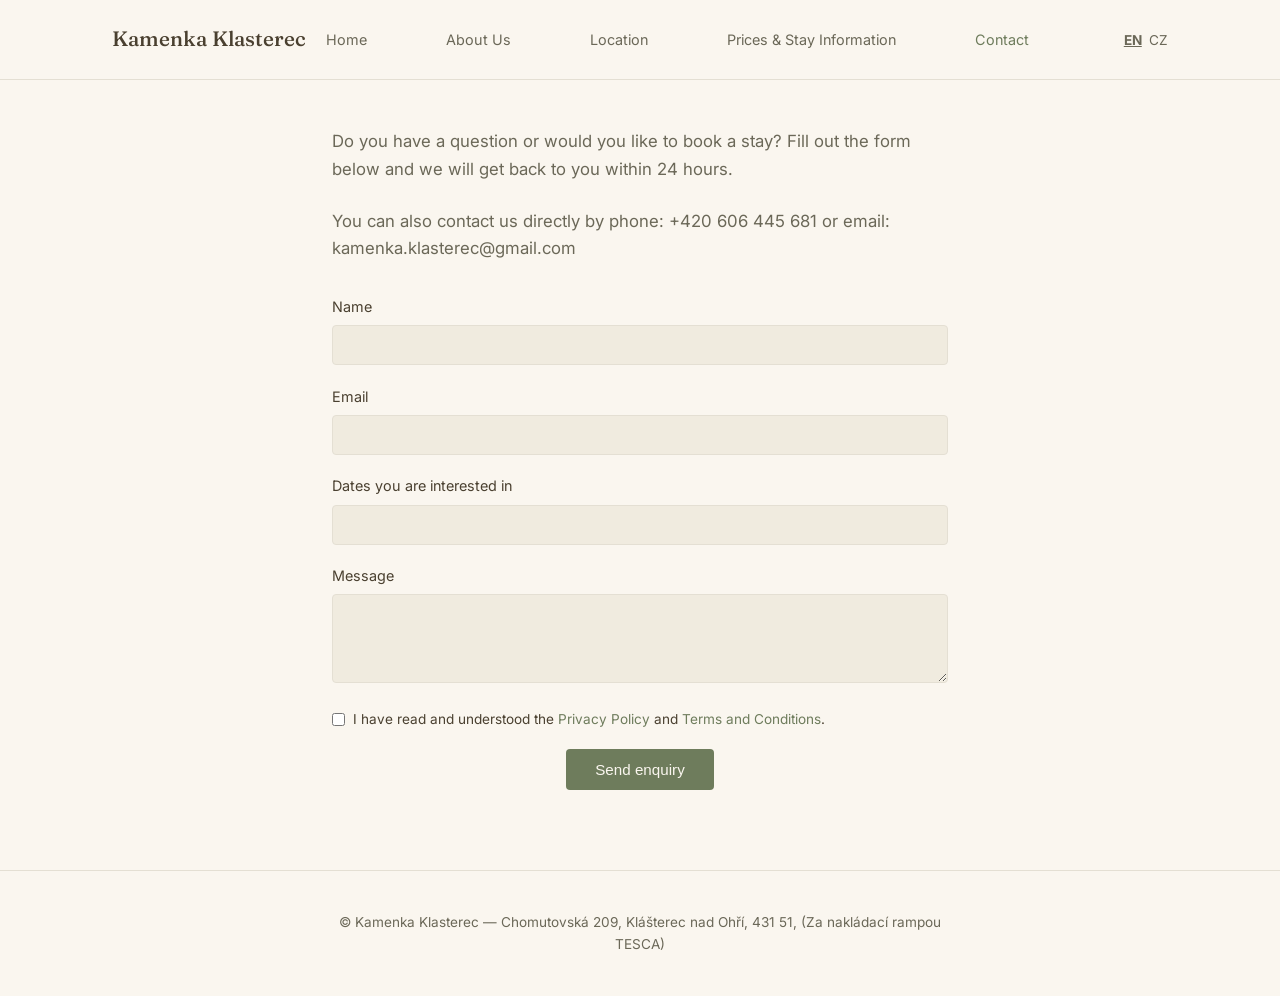
<file: contact.html>
<!DOCTYPE html>
<html lang="en">
<head>
<meta charset="UTF-8">
<meta name="viewport" content="width=device-width, initial-scale=1.0">
<title>Contact | Kamenka Klasterec</title>
<link rel="stylesheet" href="style.css">

<style id="kamenka-navigation-spacing-fix">
/* Keep the name on one line and let navigation use the available width. */
header.site .logo {
  display: inline-block;
  white-space: nowrap;
  max-width: 100%;
}
header.site nav.main {
  display: flex;
  flex-wrap: wrap;
  align-items: center;
  justify-content: space-between;
  gap: 0.45rem 0.65rem;
  width: 100%;
  box-sizing: border-box;
}
header.site nav.main > a {
  margin: 0 !important;
  flex: 0 0 auto;
  white-space: nowrap;
}
header.site > .wrap {
  max-width: 1120px !important;
  width: min(1120px, 96%);
  box-sizing: border-box;
}
@media (max-width: 760px) {
  header.site > .wrap {
    width: 96%;
  }
  header.site nav.main {
    justify-content: space-between;
    gap: 0.4rem 0.35rem;
    row-gap: 0.5rem;
  }
  header.site nav.main > a {
    padding-left: 0.35rem;
    padding-right: 0.35rem;
    margin: 0 !important;
    font-size: 0.9rem;
  }
}
</style>
<style id="kamenka-logo-nav-gap-fix">
header.site .logo { margin-right: 1.25rem; }
@media (max-width: 760px) { header.site .logo { margin-right: 0.75rem; } }
</style>

</head>
<body data-page="contact">
<header class="site"><div class="wrap" style="max-width:680px;">
<span class="logo">Kamenka Klasterec</span>
<nav class="main">
<a href="index.html" data-i18n="navHome">Home</a>
<a href="about.html" data-i18n="navAbout">About Us</a>
<a href="location.html" data-i18n="navLocation">Location</a>
<a href="prices.html" data-en="Prices &amp; Stay Information" data-cz="Ceny a informace o pobytu">Prices &amp; Stay Information</a>
<a href="contact.html" class="active" data-i18n="navContact">Contact</a>
</nav></div></header>
<section style="padding: 3rem 0 5rem;"><div class="wrap" style="max-width:680px;">
<p style="margin-bottom:1.5rem; font-size:1.05rem; color:var(--body);"><span data-i18n="contactLead">Do you have a question or would you like to book a stay? Fill out the form below and we will get back to you within 24 hours.</span></p>
<p style="margin-bottom:2rem; font-size:1.05rem; color:var(--body);"><span data-i18n="contactDirect">You can also contact us directly by phone: +420 606 445 681 or email: kamenka.klasterec@gmail.com</span></p>
<form action="https://formspree.io/f/xqpakgak" method="POST" id="contact-form">
<div style="margin-bottom: 1.2rem;"><label style="display:block; font-size:0.9rem; margin-bottom:0.4rem; color:var(--heading);" data-i18n="nameLabel">Name</label><input type="text" name="name" style="width:100%; padding:0.7rem; border:1px solid var(--border); border-radius:4px; background:var(--cream-deep); font-family:inherit;"></div>
<div style="margin-bottom: 1.2rem;"><label style="display:block; font-size:0.9rem; margin-bottom:0.4rem; color:var(--heading);" data-i18n="emailLabel">Email</label><input type="email" name="email" style="width:100%; padding:0.7rem; border:1px solid var(--border); border-radius:4px; background:var(--cream-deep); font-family:inherit;"></div>
<div style="margin-bottom: 1.2rem;"><label style="display:block; font-size:0.9rem; margin-bottom:0.4rem; color:var(--heading);" data-i18n="datesLabel">Dates you are interested in</label><input type="text" name="dates" style="width:100%; padding:0.7rem; border:1px solid var(--border); border-radius:4px; background:var(--cream-deep); font-family:inherit;"></div>
<div style="margin-bottom: 1.2rem;"><label style="display:block; font-size:0.9rem; margin-bottom:0.4rem; color:var(--heading);" data-i18n="messageLabel">Message</label><textarea name="message" rows="4" style="width:100%; padding:0.7rem; border:1px solid var(--border); border-radius:4px; background:var(--cream-deep); font-family:inherit;"></textarea></div>
<div style="margin-bottom: 1.2rem;"><label style="display:flex; align-items:flex-start; gap:0.5rem; font-size:0.85rem; line-height:1.5; color:var(--heading);"><input type="checkbox" name="privacy_policy" value="accepted" required style="margin-top:0.25rem;"><span><span data-i18n="privacyCheckbox">I have read and understood the</span> <a href="privacy-policy.html" data-i18n="privacyPolicyLink">Privacy Policy</a> <span data-i18n="andWord">and</span> <a href="terms-and-conditions.html" data-i18n="termsLink">Terms and Conditions</a>.</span></label></div>
<button type="submit" class="btn" style="border:none; cursor:pointer; display:block; margin:0 auto;" data-i18n="sendButton">Send enquiry</button>
</form></div></section>
<div id="confirmation-modal" style="display:none; position:fixed; inset:0; background:rgba(0,0,0,0.45); z-index:1000; align-items:center; justify-content:center; padding:1.5rem;"><div style="background:var(--cream-deep); max-width:520px; width:100%; padding:2rem; border-radius:6px; box-shadow:0 10px 30px rgba(0,0,0,0.2); position:relative;"><button type="button" id="confirmation-close" aria-label="Close" style="position:absolute; top:0.7rem; right:0.9rem; border:none; background:none; font-size:1.5rem; cursor:pointer; color:var(--heading);">&times;</button><div id="confirmation-message"></div></div></div>
<footer class="site"><div class="wrap" style="max-width:680px;">&copy; Kamenka Klasterec — Chomutovská 209, Klášterec nad Ohří, 431 51, (Za nakládací rampou TESCA)</div></footer>
<script src="language.js"></script>

<script id="kamenka-prices-link-language-fix">
(function () {
  function getLanguage() {
    try {
      if (localStorage.getItem('kamenkaLanguage') === 'cz') return 'cz';
    } catch (e) {}
    return document.documentElement.lang && document.documentElement.lang.toLowerCase().startsWith('cs') ? 'cz' : 'en';
  }
  function translatePricesLink() {
    var language = getLanguage();
    document.querySelectorAll('nav.main a[href$="prices.html"]').forEach(function (link) {
      var label = language === 'cz' ? 'Ceny a informace o pobytu' : 'Prices & Stay Information';
      if (link.textContent !== label) link.textContent = label;
    });
  }
  function scheduleTranslation() {
    translatePricesLink();
    window.setTimeout(translatePricesLink, 50);
    window.setTimeout(translatePricesLink, 250);
  }
  if (document.readyState === 'loading') {
    document.addEventListener('DOMContentLoaded', scheduleTranslation);
  } else {
    scheduleTranslation();
  }
  document.addEventListener('click', function (event) {
    if (event.target.closest('[data-language]')) scheduleTranslation();
  }, true);
  window.addEventListener('storage', scheduleTranslation);
  var nav = document.querySelector('nav.main');
  if (nav && window.MutationObserver) {
    new MutationObserver(function () { translatePricesLink(); }).observe(nav, { childList: true, subtree: true, characterData: true });
  }
})();
</script>
</body></html>
</file>
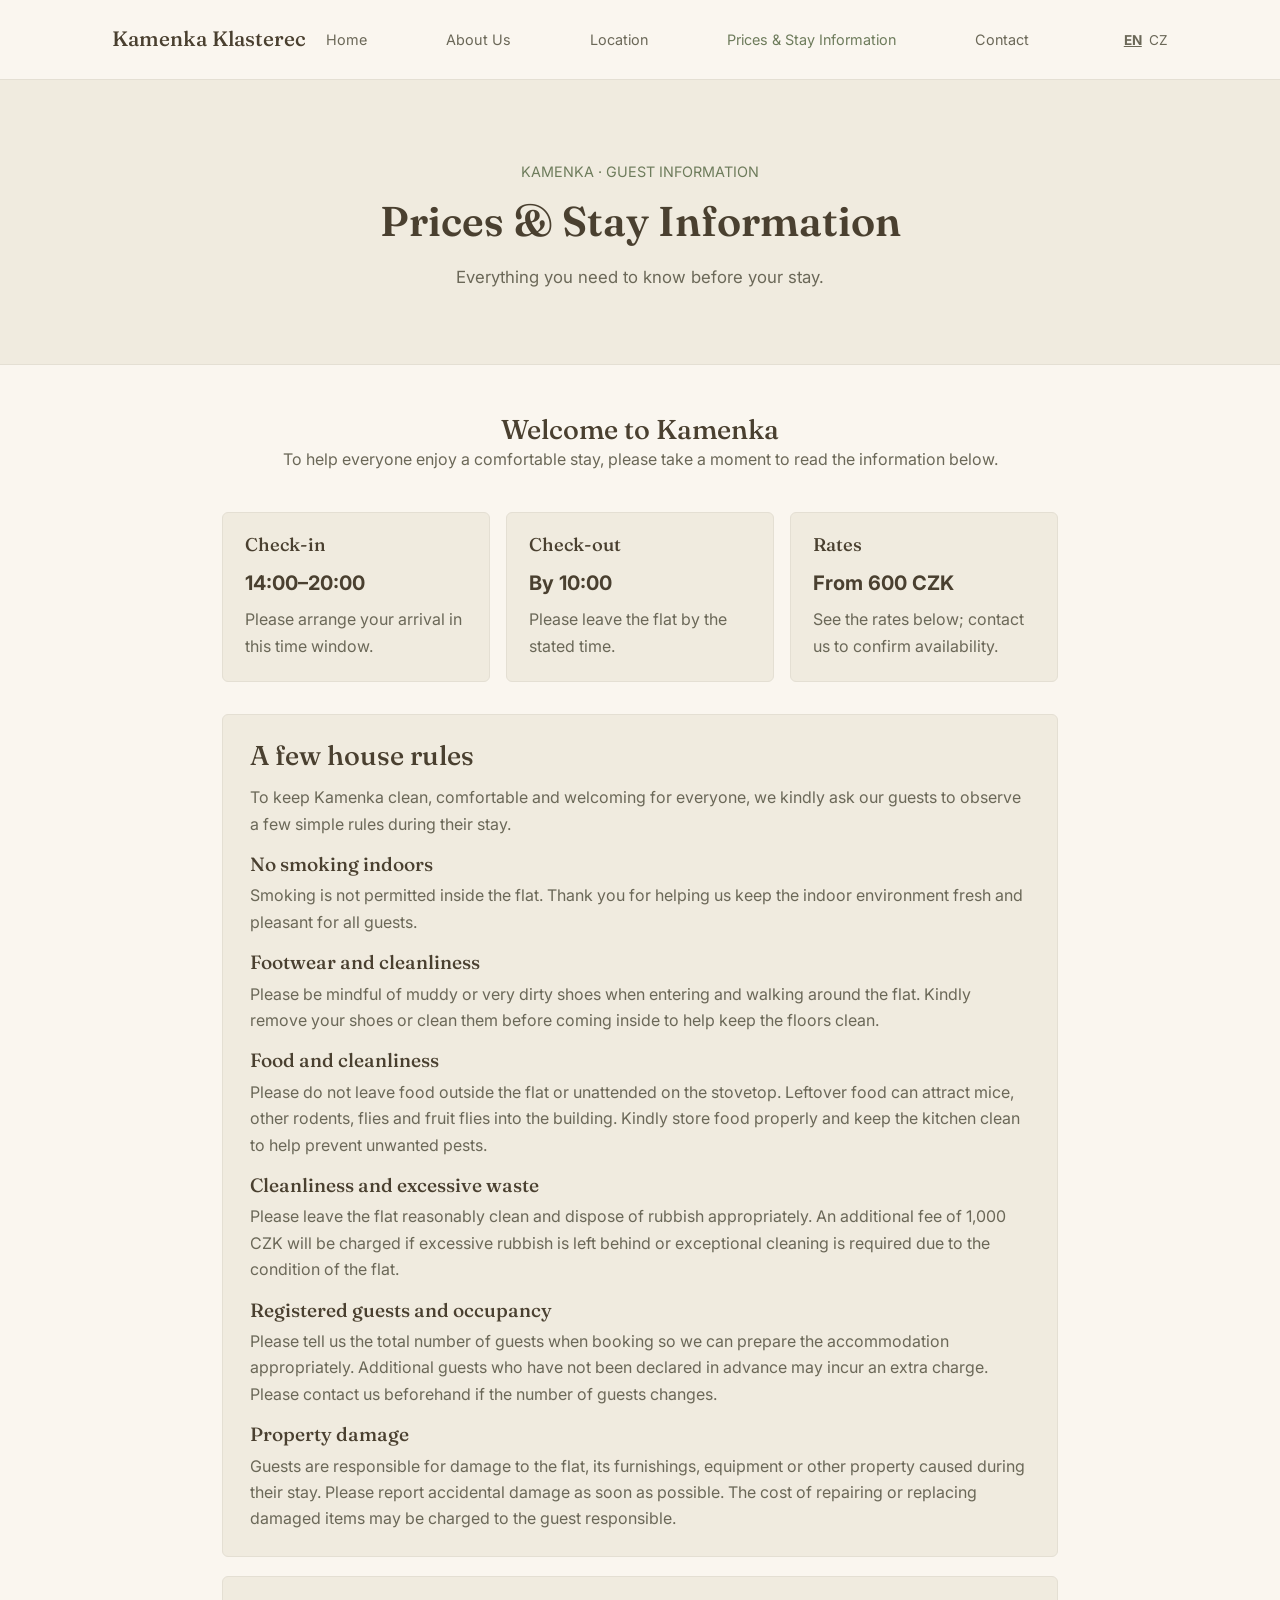
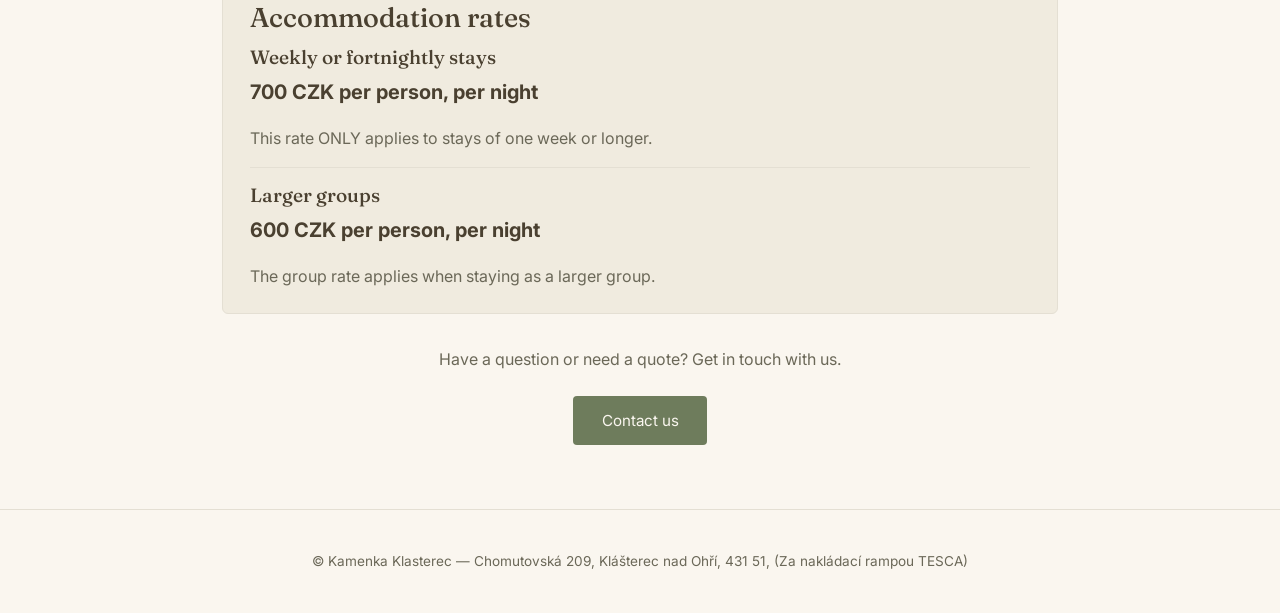
<file: prices.html>
<!DOCTYPE html>
<html lang="en">
<head>
<meta charset="UTF-8">
<meta name="viewport" content="width=device-width, initial-scale=1.0">
<meta name="description" content="Prices, arrival information and house rules for Kamenka in Klášterec nad Ohří.">
<title>Prices &amp; Stay Information | Kamenka Klasterec</title>
<link rel="stylesheet" href="style.css">
<style>
.stay-wrap{max-width:900px;margin:0 auto;padding:3rem 2rem 4rem}
.stay-intro{text-align:center;margin-bottom:2.5rem}
.stay-card{background:var(--cream-deep);border:1px solid var(--border);border-radius:6px;padding:1.5rem 1.7rem;margin:1.2rem 0}
.stay-card h2{margin-bottom:.8rem}
.stay-card h3{margin:1rem 0 .4rem}
.stay-card p:last-child{margin-bottom:0}
.stay-summary{display:grid;grid-template-columns:repeat(3,minmax(0,1fr));gap:1rem;margin:0 0 2rem}
.stay-summary-card{min-width:0;padding:1.35rem;background:var(--cream-deep);border:1px solid var(--border);border-radius:6px}
.stay-summary-card h2{font-size:1.15rem;margin:0 0 .65rem}
.stay-summary-card p{margin:.4rem 0 0}
.stay-summary-value{font-size:1.25rem;font-weight:700;color:var(--heading)}
.stay-contact{text-align:center;margin-top:2rem}
.stay-rates .stay-rate-row{padding:0 0 1rem;margin:0 0 1rem;border-bottom:1px solid var(--border)}
.stay-rates .stay-rate-row:last-child{padding-bottom:0;margin-bottom:0;border-bottom:0}
.stay-rates .stay-rate-row h3{margin-top:0}
.stay-contact .btn{margin-top:.5rem}
@media(max-width:700px){.stay-wrap{padding:2rem 1rem}.stay-summary{grid-template-columns:1fr}.stay-card{padding:1.2rem}}
</style>
<style id="kamenka-logo-nav-gap-fix">
header.site .logo { margin-right: 1.25rem; }
@media (max-width: 760px) { header.site .logo { margin-right: 0.75rem; } }
</style>

<style id="kamenka-navigation-spacing-fix">
/* Keep the name on one line and let navigation use the available width. */
header.site .logo {
  display: inline-block;
  white-space: nowrap;
  max-width: 100%;
}
header.site nav.main {
  display: flex;
  flex-wrap: wrap;
  align-items: center;
  justify-content: space-between;
  gap: 0.45rem 0.65rem;
  width: 100%;
  box-sizing: border-box;
}
header.site nav.main > a {
  margin: 0 !important;
  flex: 0 0 auto;
  white-space: nowrap;
}
header.site > .wrap {
  max-width: 1120px !important;
  width: min(1120px, 96%);
  box-sizing: border-box;
}
@media (max-width: 760px) {
  header.site > .wrap {
    width: 96%;
  }
  header.site nav.main {
    justify-content: space-between;
    gap: 0.4rem 0.35rem;
    row-gap: 0.5rem;
  }
  header.site nav.main > a {
    padding-left: 0.35rem;
    padding-right: 0.35rem;
    margin: 0 !important;
    font-size: 0.9rem;
  }
}
</style>
<style id="kamenka-logo-nav-gap-fix">
header.site .logo { margin-right: 1.25rem; }
@media (max-width: 760px) { header.site .logo { margin-right: 0.75rem; } }
</style>

</head>
<body data-page="prices">
<header class="site"><div class="wrap"><span class="logo">Kamenka Klasterec</span><nav class="main"><a href="index.html" data-i18n="navHome">Home</a><a href="about.html" data-i18n="navAbout">About Us</a><a href="location.html" data-i18n="navLocation">Location</a><a href="prices.html" class="active" data-en="Prices &amp; Stay Information" data-cz="Ceny a informace o pobytu">Prices &amp; Stay Information</a><a href="contact.html" data-i18n="navContact">Contact</a></nav></div></header>
<section class="hero"><div class="wrap"><p class="eyebrow" data-en="KAMENKA · GUEST INFORMATION" data-cz="KAMENKA · INFORMACE PRO HOSTY">KAMENKA · GUEST INFORMATION</p><h1 data-en="Prices &amp; Stay Information" data-cz="Ceny a informace o pobytu">Prices &amp; Stay Information</h1><p class="lead" data-en="Everything you need to know before your stay." data-cz="Vše, co potřebujete vědět před pobytem.">Everything you need to know before your stay.</p></div></section>
<main class="stay-wrap">
<div class="stay-intro"><h2 data-en="Welcome to Kamenka" data-cz="Vítejte v Kamence">Welcome to Kamenka</h2><p data-en="To help everyone enjoy a comfortable stay, please take a moment to read the information below." data-cz="Aby byl pobyt příjemný pro všechny, věnujte prosím chvíli přečtení následujících informací.">To help everyone enjoy a comfortable stay, please take a moment to read the information below.</p></div>
<section class="stay-summary" aria-label="Stay information"><article class="stay-summary-card"><h2 data-en="Check-in" data-cz="Příjezd">Check-in</h2><p class="stay-summary-value">14:00–20:00</p><p data-en="Please arrange your arrival in this time window." data-cz="Naplánujte si prosím příjezd v tomto časovém rozmezí.">Please arrange your arrival in this time window.</p></article><article class="stay-summary-card"><h2 data-en="Check-out" data-cz="Odjezd">Check-out</h2><p class="stay-summary-value" data-en="By 10:00" data-cz="Do 10:00">By 10:00</p><p data-en="Please leave the flat by the stated time." data-cz="Prosíme, opusťte apartmán v uvedeném čase.">Please leave the flat by the stated time.</p></article><article class="stay-summary-card"><h2 data-en="Rates" data-cz="Ceny">Rates</h2><p class="stay-summary-value" data-en="From 600 CZK" data-cz="Od 600 Kč">From 600 CZK</p><p data-en="See the rates below; contact us to confirm availability." data-cz="Ceny najdete níže; dostupnost vám potvrdíme po kontaktování.">See the rates below; contact us to confirm availability.</p></article></section>
<section class="stay-card"><h2 data-en="A few house rules" data-cz="Několik pravidel pobytu">A few house rules</h2><p data-en="To keep Kamenka clean, comfortable and welcoming for everyone, we kindly ask our guests to observe a few simple rules during their stay." data-cz="Aby Kamenka zůstala čistá, pohodlná a příjemná pro všechny, prosíme hosty o dodržování několika jednoduchých pravidel.">To keep Kamenka clean, comfortable and welcoming for everyone, we kindly ask our guests to observe a few simple rules during their stay.</p>
<h3 data-en="No smoking indoors" data-cz="Zákaz kouření uvnitř">No smoking indoors</h3><p data-en="Smoking is not permitted inside the flat. Thank you for helping us keep the indoor environment fresh and pleasant for all guests." data-cz="V apartmánu je zakázáno kouřit. Děkujeme, že pomáháte udržovat vnitřní prostory svěží a příjemné pro všechny hosty.">Smoking is not permitted inside the flat. Thank you for helping us keep the indoor environment fresh and pleasant for all guests.</p>
<h3 data-en="Footwear and cleanliness" data-cz="Obuv a čistota">Footwear and cleanliness</h3><p data-en="Please be mindful of muddy or very dirty shoes when entering and walking around the flat. Kindly remove your shoes or clean them before coming inside to help keep the floors clean." data-cz="Při vstupu a pohybu po apartmánu prosím dávejte pozor na blátivou nebo velmi špinavou obuv. Před vstupem si boty zujte nebo očistěte, aby podlahy zůstaly čisté.">Please be mindful of muddy or very dirty shoes when entering and walking around the flat. Kindly remove your shoes or clean them before coming inside to help keep the floors clean.</p>
<h3 data-en="Food and cleanliness" data-cz="Jídlo a čistota">Food and cleanliness</h3><p data-en="Please do not leave food outside the flat or unattended on the stovetop. Leftover food can attract mice, other rodents, flies and fruit flies into the building. Kindly store food properly and keep the kitchen clean to help prevent unwanted pests." data-cz="Nenechávejte prosím jídlo venku mimo apartmán ani bez dozoru na sporáku. Zbytky jídla mohou do budovy přilákat myši, další hlodavce, mouchy a octomilky. Potraviny řádně ukládejte a udržujte kuchyň čistou, abychom předešli nežádoucím škůdcům.">Please do not leave food outside the flat or unattended on the stovetop. Leftover food can attract mice, other rodents, flies and fruit flies into the building. Kindly store food properly and keep the kitchen clean to help prevent unwanted pests.</p>
<h3 data-en="Cleanliness and excessive waste" data-cz="Čistota a nadměrné množství odpadu">Cleanliness and excessive waste</h3><p data-en="Please leave the flat reasonably clean and dispose of rubbish appropriately. An additional fee of 1,000 CZK will be charged if excessive rubbish is left behind or exceptional cleaning is required due to the condition of the flat." data-cz="Prosíme, zanechte apartmán v přiměřeně čistém stavu a odpad řádně vyhoďte. Pokud zde zůstane nadměrné množství odpadu nebo bude vzhledem ke stavu apartmánu nutný mimořádný úklid, bude účtován poplatek 1 000 Kč.">Please leave the flat reasonably clean and dispose of rubbish appropriately. An additional fee of 1,000 CZK will be charged if excessive rubbish is left behind or exceptional cleaning is required due to the condition of the flat.</p>
<h3 data-en="Registered guests and occupancy" data-cz="Nahlášení hosté a počet osob">Registered guests and occupancy</h3><p data-en="Please tell us the total number of guests when booking so we can prepare the accommodation appropriately. Additional guests who have not been declared in advance may incur an extra charge. Please contact us beforehand if the number of guests changes." data-cz="Při rezervaci nám prosím sdělte celkový počet hostů, abychom mohli ubytování náležitě připravit. Za předem nenahlášené další hosty může být účtován příplatek. Pokud se počet hostů změní, kontaktujte nás prosím předem.">Please tell us the total number of guests when booking so we can prepare the accommodation appropriately. Additional guests who have not been declared in advance may incur an extra charge. Please contact us beforehand if the number of guests changes.</p>
<h3 data-en="Property damage" data-cz="Poškození majetku">Property damage</h3><p data-en="Guests are responsible for damage to the flat, its furnishings, equipment or other property caused during their stay. Please report accidental damage as soon as possible. The cost of repairing or replacing damaged items may be charged to the guest responsible." data-cz="Hosté odpovídají za škody způsobené během pobytu na apartmánu, jeho vybavení nebo jiném majetku. Případné náhodné poškození nám prosím co nejdříve oznamte. Náklady na opravu nebo výměnu poškozených věcí mohou být účtovány odpovědnému hostovi.">Guests are responsible for damage to the flat, its furnishings, equipment or other property caused during their stay. Please report accidental damage as soon as possible. The cost of repairing or replacing damaged items may be charged to the guest responsible.</p></section>

<section class="stay-card stay-rates"><h2 data-en="Accommodation rates" data-cz="Ceny ubytování">Accommodation rates</h2>
<div class="stay-rate-row"><h3 data-en="Weekly or fortnightly stays" data-cz="Týdenní nebo čtrnáctidenní pobyty">Weekly or fortnightly stays</h3><p class="stay-summary-value" data-en="700 CZK per person, per night" data-cz="700 Kč za osobu a noc">700 CZK per person, per night</p><p data-en="This rate ONLY applies to stays of one week or longer." data-cz="Tato sazba platí POUZE pro pobyty v délce jednoho týdne nebo delší.">This rate ONLY applies to stays of one week or longer.</p></div>
<div class="stay-rate-row"><h3 data-en="Larger groups" data-cz="Větší skupiny">Larger groups</h3><p class="stay-summary-value" data-en="600 CZK per person, per night" data-cz="600 Kč za osobu a noc">600 CZK per person, per night</p><p data-en="The group rate applies when staying as a larger group." data-cz="Skupinová sazba platí při ubytování větší skupiny.">The group rate applies when staying as a larger group.</p></div>
</section>
<div class="stay-contact"><p data-en="Have a question or need a quote? Get in touch with us." data-cz="Máte dotaz nebo potřebujete cenovou nabídku? Kontaktujte nás.">Have a question or need a quote? Get in touch with us.</p><a class="btn" href="contact.html" data-en="Contact us" data-cz="Kontaktujte nás">Contact us</a></div>
</main>
<footer class="site"><div class="wrap">&copy; Kamenka Klasterec — Chomutovská 209, Klášterec nad Ohří, 431 51, (Za nakládací rampou TESCA)</div></footer>
<script src="language.js"></script>
<script>
(function () {
  function applyPageLanguage() {
    var lang = 'en';
    try { lang = localStorage.getItem('kamenkaLanguage') === 'cz' ? 'cz' : 'en'; } catch (e) {}
    document.documentElement.lang = lang === 'cz' ? 'cs' : 'en';
    document.querySelectorAll('main [data-en][data-cz], .hero [data-en][data-cz], .stay-contact [data-en][data-cz], header.site nav.main [data-en][data-cz]').forEach(function (el) {
      el.textContent = el.getAttribute(lang === 'cz' ? 'data-cz' : 'data-en');
    });
  }
  document.addEventListener('DOMContentLoaded', applyPageLanguage);
  window.addEventListener('storage', applyPageLanguage);
  document.addEventListener('click', function (event) {
    if (event.target.closest('[data-language]')) window.setTimeout(applyPageLanguage, 0);
  });
})();
</script>
<script id="kamenka-prices-link-language-fix">
(function () {
  function getLanguage() {
    try {
      if (localStorage.getItem('kamenkaLanguage') === 'cz') return 'cz';
    } catch (e) {}
    return document.documentElement.lang && document.documentElement.lang.toLowerCase().startsWith('cs') ? 'cz' : 'en';
  }
  function translatePricesLink() {
    var language = getLanguage();
    document.querySelectorAll('nav.main a[href$="prices.html"]').forEach(function (link) {
      var label = language === 'cz' ? 'Ceny a informace o pobytu' : 'Prices & Stay Information';
      if (link.textContent !== label) link.textContent = label;
    });
  }
  function scheduleTranslation() {
    translatePricesLink();
    window.setTimeout(translatePricesLink, 50);
    window.setTimeout(translatePricesLink, 250);
  }
  if (document.readyState === 'loading') {
    document.addEventListener('DOMContentLoaded', scheduleTranslation);
  } else {
    scheduleTranslation();
  }
  document.addEventListener('click', function (event) {
    if (event.target.closest('[data-language]')) scheduleTranslation();
  }, true);
  window.addEventListener('storage', scheduleTranslation);
  var nav = document.querySelector('nav.main');
  if (nav && window.MutationObserver) {
    new MutationObserver(function () { translatePricesLink(); }).observe(nav, { childList: true, subtree: true, characterData: true });
  }
})();
</script>
</body>
</html>
</file>
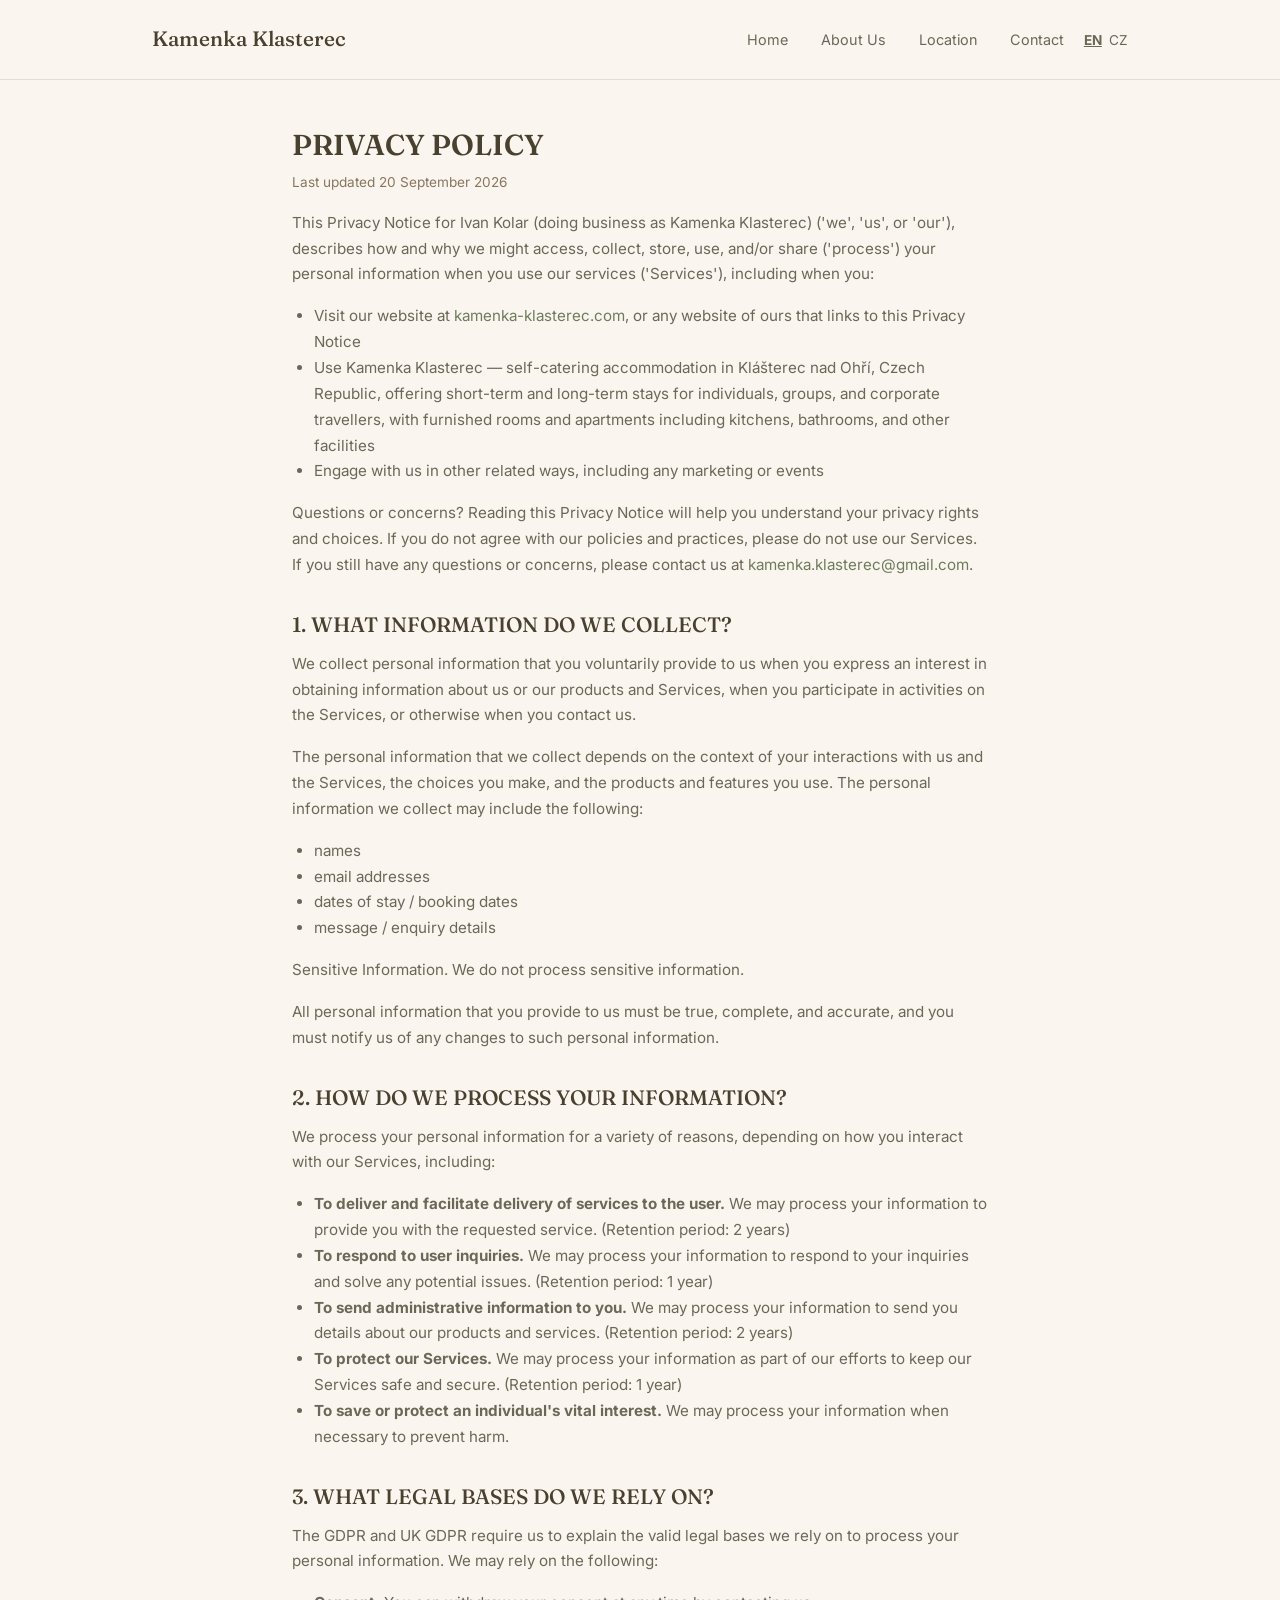
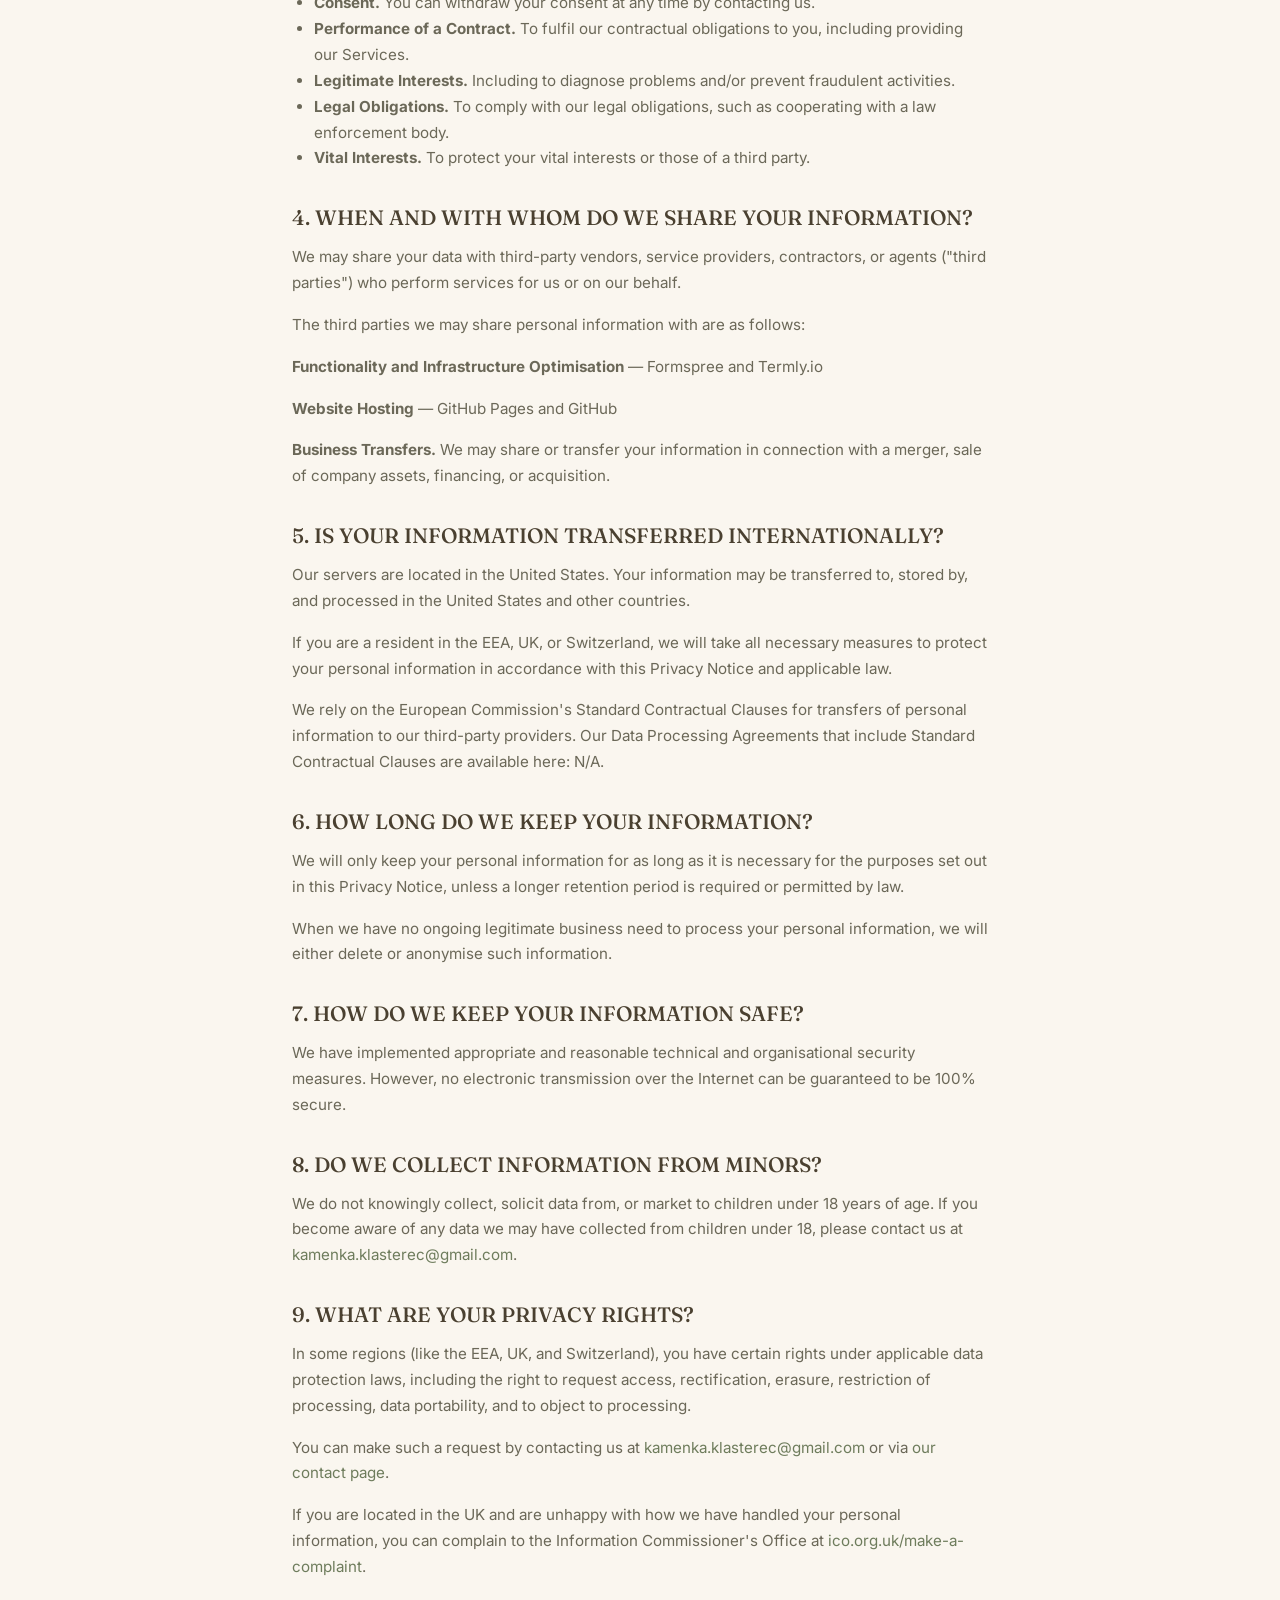
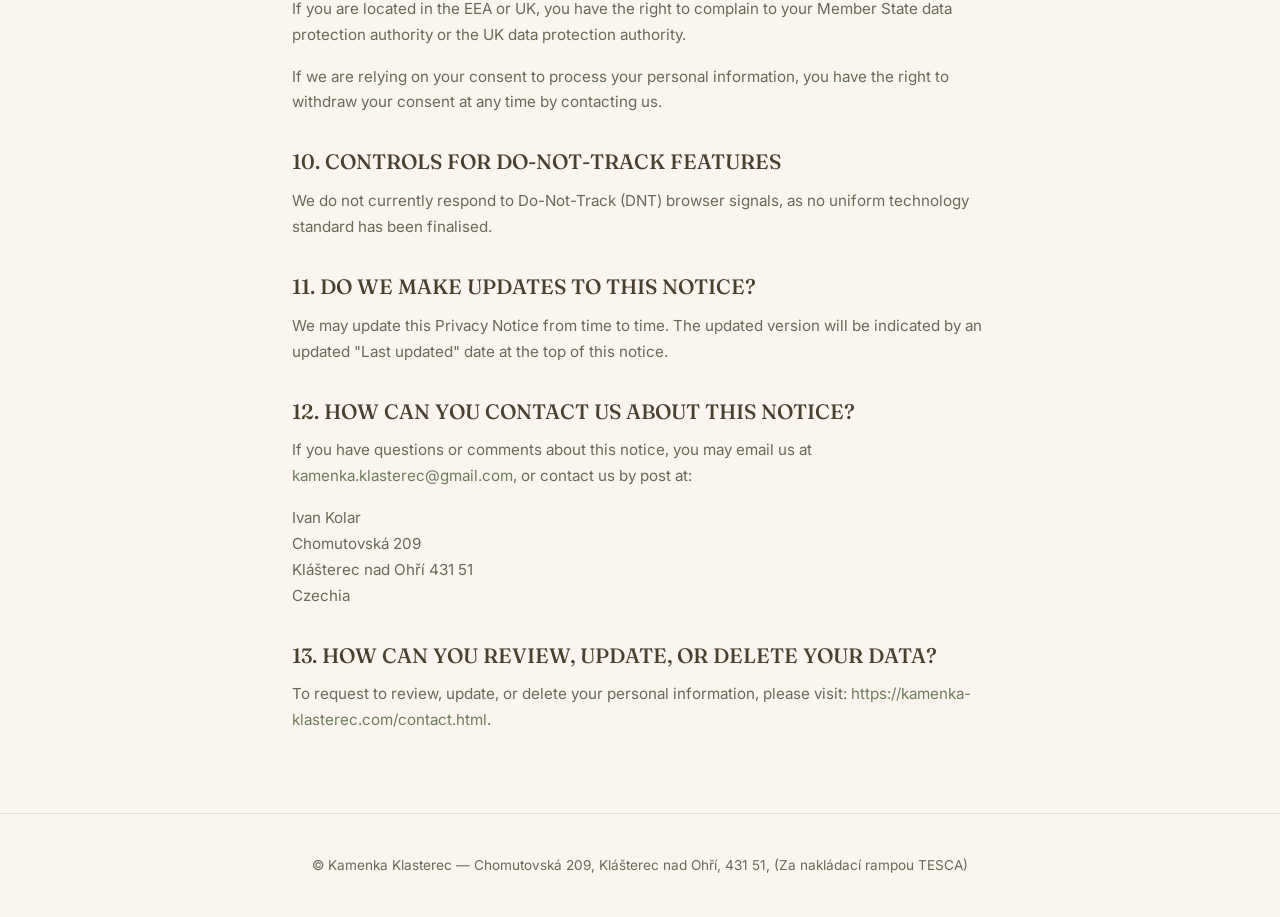
<file: privacy-policy.html>
<!DOCTYPE html>
<html lang="en">
<head>
<meta charset="UTF-8">
<meta name="viewport" content="width=device-width, initial-scale=1.0">
<title>Privacy Policy | Kamenka Klasterec</title>
<link rel="stylesheet" href="style.css">
<style>
  .policy-wrap { max-width: 760px; margin: 0 auto; padding: 3rem 2rem 5rem; }
  .policy-wrap h1 { font-size: 1.8rem; margin-bottom: 0.5rem; }
  .policy-wrap h2 { font-size: 1.3rem; margin-top: 2.2rem; margin-bottom: 0.8rem; }
  .policy-wrap p, .policy-wrap li { font-size: 0.95rem; line-height: 1.7; color: var(--body); }
  .policy-wrap ul { margin: 0.5rem 0 1rem 1.4rem; }
  .policy-wrap a { word-break: break-word; }
</style>
</head>
<body data-page="privacy">

<header class="site">
  <div class="wrap">
    <span class="logo">Kamenka Klasterec</span>
    <nav class="main">
      <a href="index.html" data-i18n="navHome">Home</a>
      <a href="about.html" data-i18n="navAbout">About Us</a>
      <a href="location.html" data-i18n="navLocation">Location</a>
      <a href="contact.html" data-i18n="navContact">Contact</a>
    </nav>
  </div>
</header>

<div class="policy-wrap">

  <h1 data-i18n="privTitle">PRIVACY POLICY</h1>
  <p style="color:#8a7660; font-size:0.85rem;" data-i18n="privUpdated">Last updated 20 September 2026</p>

  <p data-i18n="privIntro"></p>
  <ul>
    <li data-i18n="privIntroA"></li>
    <li data-i18n="privIntroB"></li>
    <li data-i18n="privIntroC"></li>
  </ul>
  <p data-i18n="privQuestions"></p>

  <h2 data-i18n="privH1">1. WHAT INFORMATION DO WE COLLECT?</h2>
  <p data-i18n="privC1"></p>
  <p data-i18n="privC2"></p>
  <ul>
    <li data-i18n="privC3"></li>
    <li data-i18n="privC4"></li>
    <li data-i18n="privC5"></li>
    <li data-i18n="privC6"></li>
  </ul>
  <p data-i18n="privC7"></p>
  <p data-i18n="privC8"></p>

  <h2 data-i18n="privH2">2. HOW DO WE PROCESS YOUR INFORMATION?</h2>
  <p data-i18n="privU1"></p>
  <ul>
    <li data-i18n="privU2"></li>
    <li data-i18n="privU3"></li>
    <li data-i18n="privU4"></li>
    <li data-i18n="privU5"></li>
    <li data-i18n="privU6"></li>
  </ul>

  <h2 data-i18n="privH3">3. WHAT LEGAL BASES DO WE RELY ON?</h2>
  <p data-i18n="privL1"></p>
  <ul>
    <li data-i18n="privL2"></li>
    <li data-i18n="privL3"></li>
    <li data-i18n="privL4"></li>
    <li data-i18n="privL5"></li>
    <li data-i18n="privL6"></li>
  </ul>

  <h2 data-i18n="privH4">4. WHEN AND WITH WHOM DO WE SHARE YOUR INFORMATION?</h2>
  <p data-i18n="privS1"></p>
  <p data-i18n="privS2"></p>
  <p data-i18n="privS3"></p>
  <p data-i18n="privS4"></p>
  <p data-i18n="privS5"></p>

  <h2 data-i18n="privH5">5. IS YOUR INFORMATION TRANSFERRED INTERNATIONALLY?</h2>
  <p data-i18n="privI1"></p>
  <p data-i18n="privI2"></p>
  <p data-i18n="privI3"></p>

  <h2 data-i18n="privH6">6. HOW LONG DO WE KEEP YOUR INFORMATION?</h2>
  <p data-i18n="privR1"></p>
  <p data-i18n="privR2"></p>

  <h2 data-i18n="privH7">7. HOW DO WE KEEP YOUR INFORMATION SAFE?</h2>
  <p data-i18n="privSafe1"></p>

  <h2 data-i18n="privH8">8. DO WE COLLECT INFORMATION FROM MINORS?</h2>
  <p data-i18n="privM1"></p>

  <h2 data-i18n="privH9">9. WHAT ARE YOUR PRIVACY RIGHTS?</h2>
  <p data-i18n="privRt1"></p>
  <p data-i18n="privRt2"></p>
  <p data-i18n="privRt3"></p>
  <p data-i18n="privRt4"></p>
  <p data-i18n="privRt5"></p>

  <h2 data-i18n="privH10">10. CONTROLS FOR DO-NOT-TRACK FEATURES</h2>
  <p data-i18n="privDnt1"></p>

  <h2 data-i18n="privH11">11. DO WE MAKE UPDATES TO THIS NOTICE?</h2>
  <p data-i18n="privUpd1"></p>

  <h2 data-i18n="privH12">12. HOW CAN YOU CONTACT US ABOUT THIS NOTICE?</h2>
  <p data-i18n="privCt1"></p>
  <p>Ivan Kolar<br>Chomutovská 209<br>Klášterec nad Ohří 431 51<br><span data-i18n="privCzechia">Czechia</span></p>

  <h2 data-i18n="privH13">13. HOW CAN YOU REVIEW, UPDATE, OR DELETE YOUR DATA?</h2>
  <p data-i18n="privReq1"></p>

</div>

<footer class="site">
  <div class="wrap">
    &copy; Kamenka Klasterec — Chomutovská 209, Klášterec nad Ohří, 431 51, (Za nakládací rampou TESCA)
  </div>
</footer>

<script src="language.js"></script>

</body>
</html>
</file>
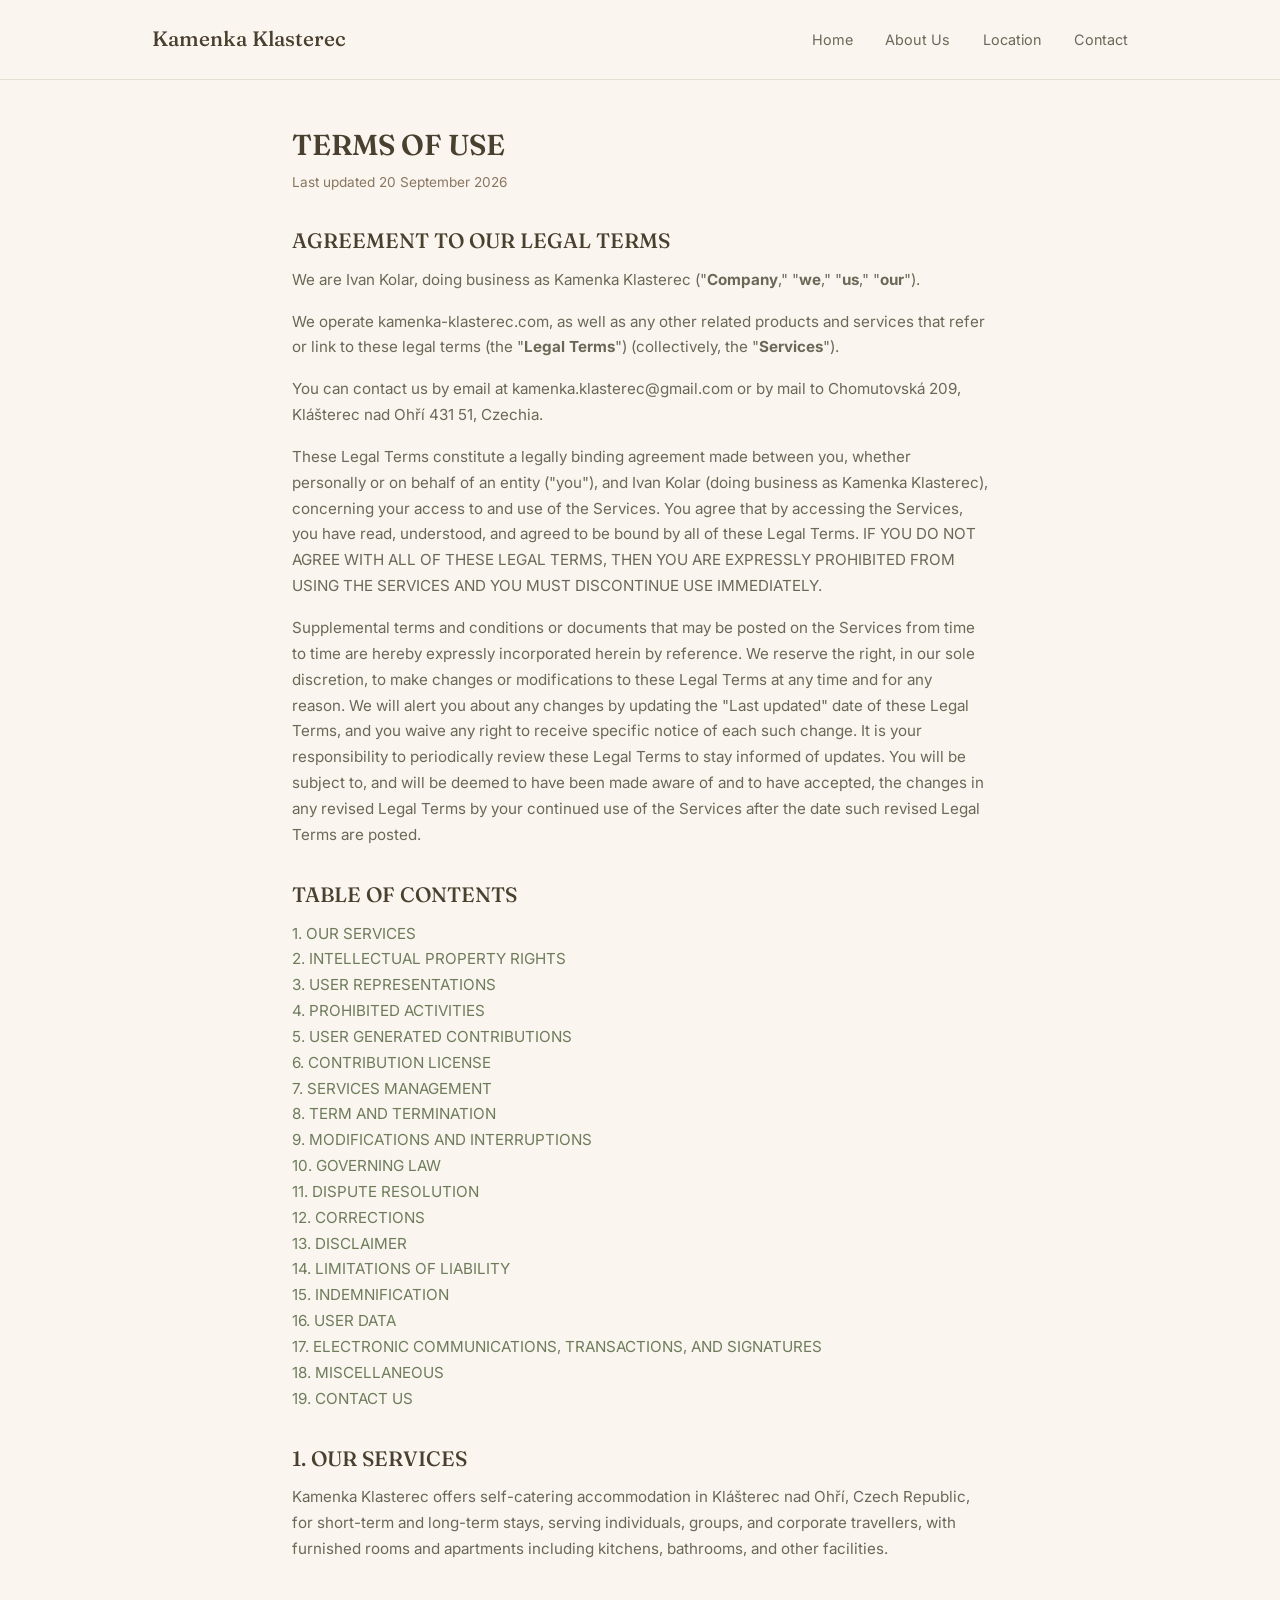
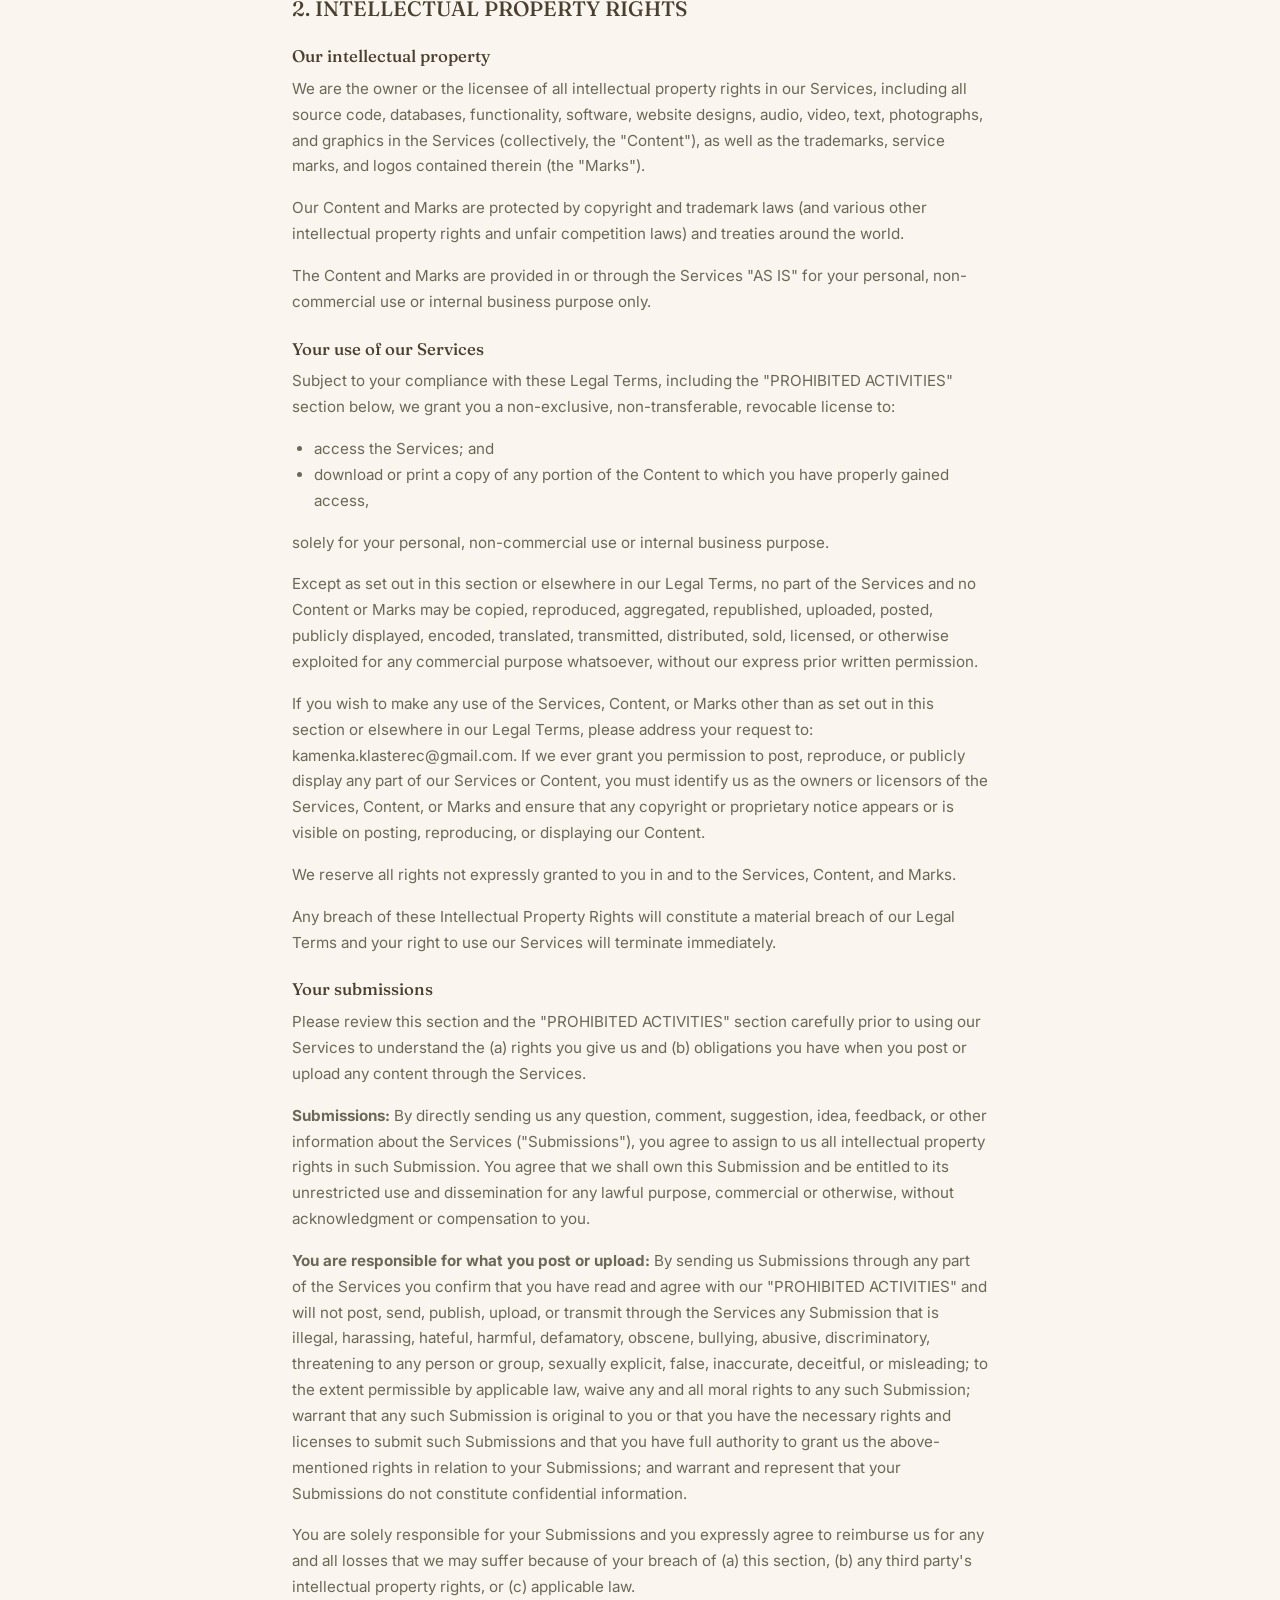
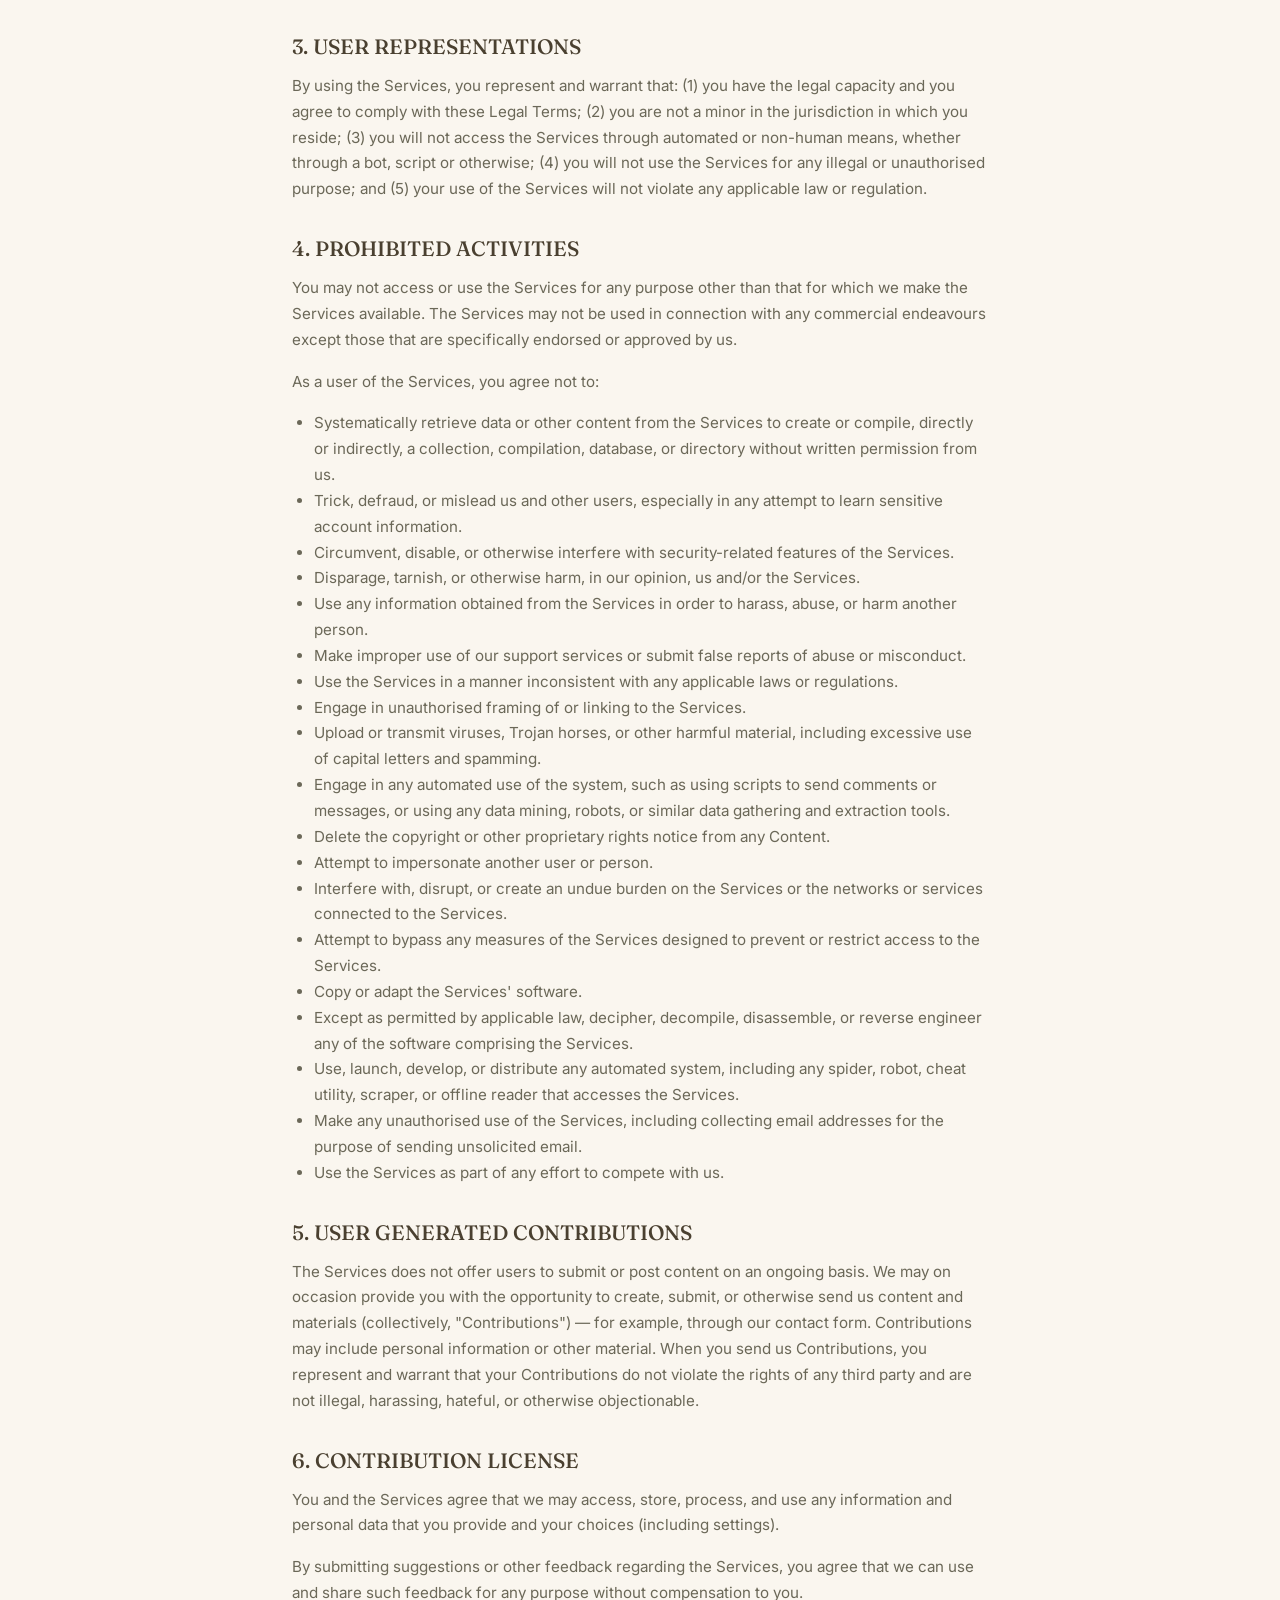
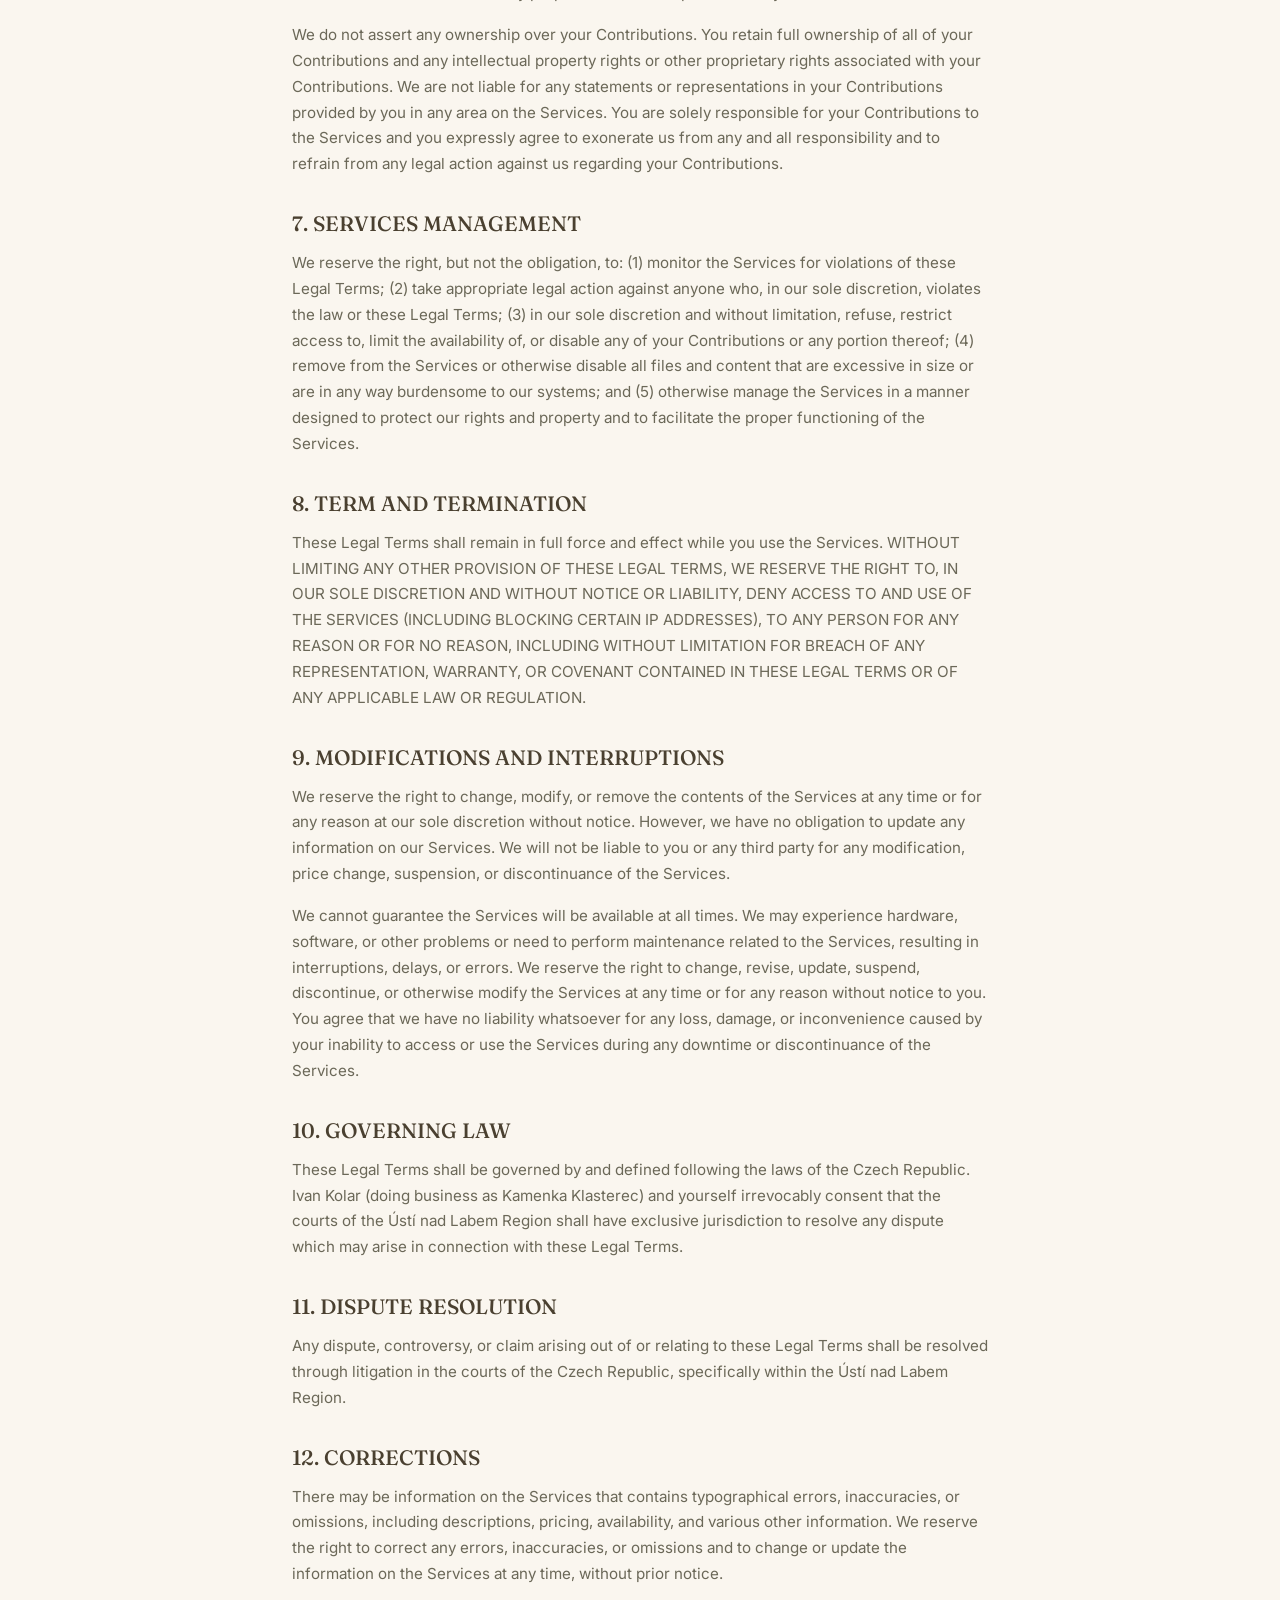
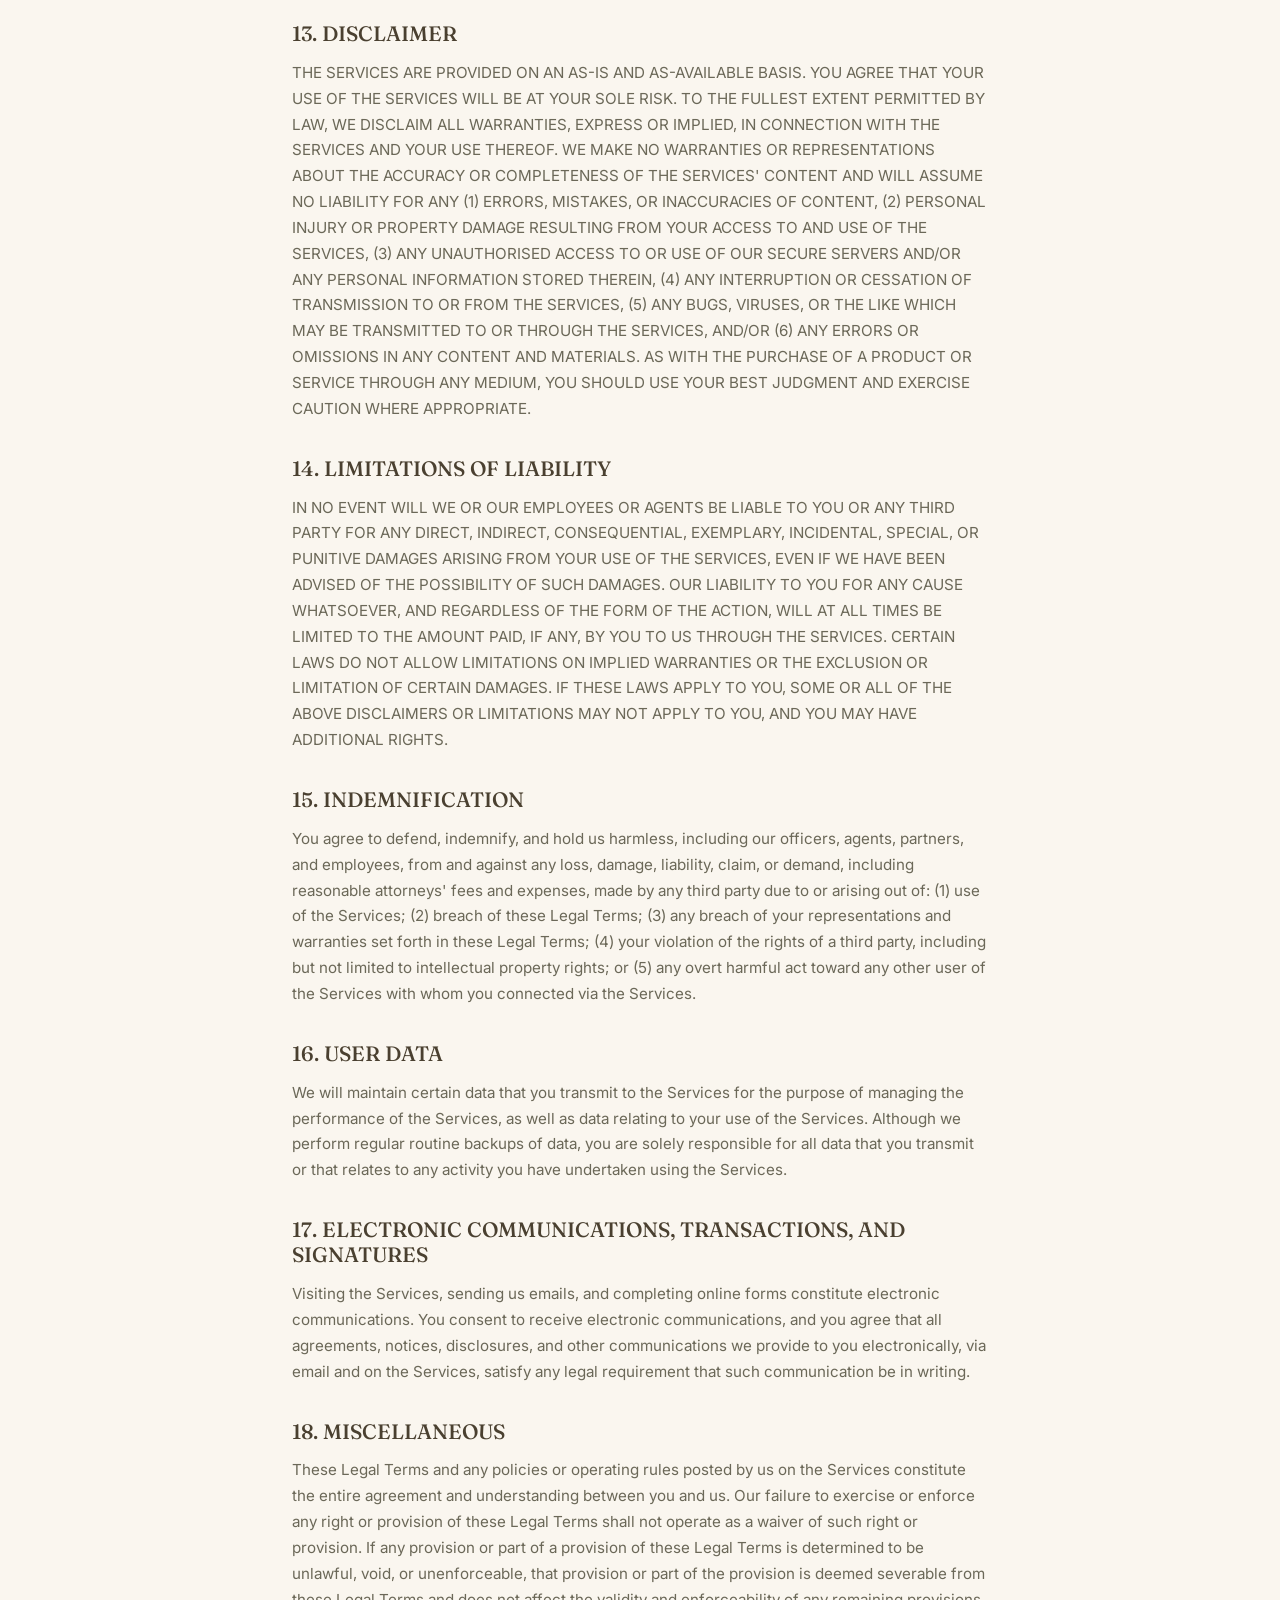
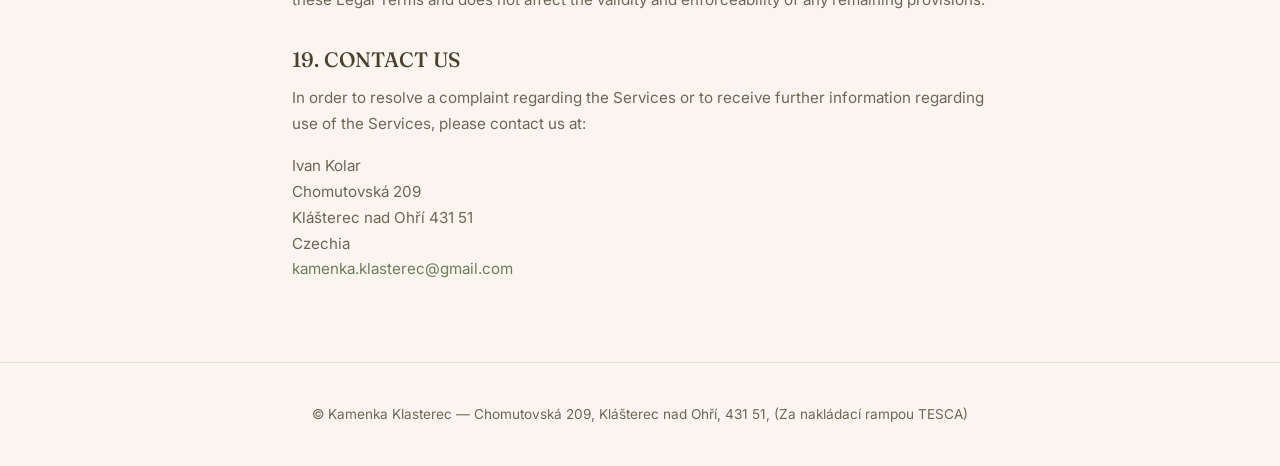
<file: terms-and-conditions.html>
<!DOCTYPE html>
<html lang="en">
<head>
<meta charset="UTF-8">
<meta name="viewport" content="width=device-width, initial-scale=1.0">
<title>Terms and Conditions | Kamenka Klasterec</title>
<link rel="stylesheet" href="style.css">
<style>
  .policy-wrap { max-width: 760px; margin: 0 auto; padding: 3rem 2rem 5rem; }
  .policy-wrap h1 { font-size: 1.8rem; margin-bottom: 0.5rem; }
  .policy-wrap h2 { font-size: 1.3rem; margin-top: 2.2rem; margin-bottom: 0.8rem; }
  .policy-wrap h3 { font-size: 1.05rem; margin-top: 1.5rem; margin-bottom: 0.6rem; }
  .policy-wrap p, .policy-wrap li { font-size: 0.95rem; line-height: 1.7; color: var(--body); }
  .policy-wrap ul { margin: 0.5rem 0 1rem 1.4rem; }
  .policy-wrap a { word-break: break-word; }
</style>
</head>
<body data-page="terms">

<header class="site">
  <div class="wrap">
    <span class="logo">Kamenka Klasterec</span>
    <nav class="main">
      <a href="index.html">Home</a>
      <a href="about.html">About Us</a>
      <a href="location.html">Location</a>
      <a href="contact.html">Contact</a>
    </nav>
  </div>
</header>

<div class="policy-wrap">

<h1>TERMS OF USE</h1>
<p style="color:#8a7660; font-size:0.85rem;">Last updated 20 September 2026</p>

<h2>AGREEMENT TO OUR LEGAL TERMS</h2>
<p>We are Ivan Kolar, doing business as Kamenka Klasterec ("<strong>Company</strong>," "<strong>we</strong>," "<strong>us</strong>," "<strong>our</strong>").</p>
<p>We operate kamenka-klasterec.com, as well as any other related products and services that refer or link to these legal terms (the "<strong>Legal Terms</strong>") (collectively, the "<strong>Services</strong>").</p>
<p>You can contact us by email at kamenka.klasterec@gmail.com or by mail to Chomutovská 209, Klášterec nad Ohří 431 51, Czechia.</p>
<p>These Legal Terms constitute a legally binding agreement made between you, whether personally or on behalf of an entity ("you"), and Ivan Kolar (doing business as Kamenka Klasterec), concerning your access to and use of the Services. You agree that by accessing the Services, you have read, understood, and agreed to be bound by all of these Legal Terms. IF YOU DO NOT AGREE WITH ALL OF THESE LEGAL TERMS, THEN YOU ARE EXPRESSLY PROHIBITED FROM USING THE SERVICES AND YOU MUST DISCONTINUE USE IMMEDIATELY.</p>
<p>Supplemental terms and conditions or documents that may be posted on the Services from time to time are hereby expressly incorporated herein by reference. We reserve the right, in our sole discretion, to make changes or modifications to these Legal Terms at any time and for any reason. We will alert you about any changes by updating the "Last updated" date of these Legal Terms, and you waive any right to receive specific notice of each such change. It is your responsibility to periodically review these Legal Terms to stay informed of updates. You will be subject to, and will be deemed to have been made aware of and to have accepted, the changes in any revised Legal Terms by your continued use of the Services after the date such revised Legal Terms are posted.</p>

<h2>TABLE OF CONTENTS</h2>
<ul style="list-style:none; margin-left:0;">
<li><a href="#services">1. OUR SERVICES</a></li>
<li><a href="#ip">2. INTELLECTUAL PROPERTY RIGHTS</a></li>
<li><a href="#userreps">3. USER REPRESENTATIONS</a></li>
<li><a href="#prohibited">4. PROHIBITED ACTIVITIES</a></li>
<li><a href="#ugc">5. USER GENERATED CONTRIBUTIONS</a></li>
<li><a href="#license">6. CONTRIBUTION LICENSE</a></li>
<li><a href="#management">7. SERVICES MANAGEMENT</a></li>
<li><a href="#term">8. TERM AND TERMINATION</a></li>
<li><a href="#modifications">9. MODIFICATIONS AND INTERRUPTIONS</a></li>
<li><a href="#law">10. GOVERNING LAW</a></li>
<li><a href="#dispute">11. DISPUTE RESOLUTION</a></li>
<li><a href="#corrections">12. CORRECTIONS</a></li>
<li><a href="#disclaimer">13. DISCLAIMER</a></li>
<li><a href="#liability">14. LIMITATIONS OF LIABILITY</a></li>
<li><a href="#indemnification">15. INDEMNIFICATION</a></li>
<li><a href="#userdata">16. USER DATA</a></li>
<li><a href="#electronic">17. ELECTRONIC COMMUNICATIONS, TRANSACTIONS, AND SIGNATURES</a></li>
<li><a href="#misc">18. MISCELLANEOUS</a></li>
<li><a href="#contact">19. CONTACT US</a></li>
</ul>

<h2 id="services">1. OUR SERVICES</h2>
<p>Kamenka Klasterec offers self-catering accommodation in Klášterec nad Ohří, Czech Republic, for short-term and long-term stays, serving individuals, groups, and corporate travellers, with furnished rooms and apartments including kitchens, bathrooms, and other facilities.</p>

<h2 id="ip">2. INTELLECTUAL PROPERTY RIGHTS</h2>
<h3>Our intellectual property</h3>
<p>We are the owner or the licensee of all intellectual property rights in our Services, including all source code, databases, functionality, software, website designs, audio, video, text, photographs, and graphics in the Services (collectively, the "Content"), as well as the trademarks, service marks, and logos contained therein (the "Marks").</p>
<p>Our Content and Marks are protected by copyright and trademark laws (and various other intellectual property rights and unfair competition laws) and treaties around the world.</p>
<p>The Content and Marks are provided in or through the Services "AS IS" for your personal, non-commercial use or internal business purpose only.</p>
<h3>Your use of our Services</h3>
<p>Subject to your compliance with these Legal Terms, including the "PROHIBITED ACTIVITIES" section below, we grant you a non-exclusive, non-transferable, revocable license to:</p>
<ul>
<li>access the Services; and</li>
<li>download or print a copy of any portion of the Content to which you have properly gained access,</li>
</ul>
<p>solely for your personal, non-commercial use or internal business purpose.</p>
<p>Except as set out in this section or elsewhere in our Legal Terms, no part of the Services and no Content or Marks may be copied, reproduced, aggregated, republished, uploaded, posted, publicly displayed, encoded, translated, transmitted, distributed, sold, licensed, or otherwise exploited for any commercial purpose whatsoever, without our express prior written permission.</p>
<p>If you wish to make any use of the Services, Content, or Marks other than as set out in this section or elsewhere in our Legal Terms, please address your request to: kamenka.klasterec@gmail.com. If we ever grant you permission to post, reproduce, or publicly display any part of our Services or Content, you must identify us as the owners or licensors of the Services, Content, or Marks and ensure that any copyright or proprietary notice appears or is visible on posting, reproducing, or displaying our Content.</p>
<p>We reserve all rights not expressly granted to you in and to the Services, Content, and Marks.</p>
<p>Any breach of these Intellectual Property Rights will constitute a material breach of our Legal Terms and your right to use our Services will terminate immediately.</p>
<h3>Your submissions</h3>
<p>Please review this section and the "PROHIBITED ACTIVITIES" section carefully prior to using our Services to understand the (a) rights you give us and (b) obligations you have when you post or upload any content through the Services.</p>
<p><strong>Submissions:</strong> By directly sending us any question, comment, suggestion, idea, feedback, or other information about the Services ("Submissions"), you agree to assign to us all intellectual property rights in such Submission. You agree that we shall own this Submission and be entitled to its unrestricted use and dissemination for any lawful purpose, commercial or otherwise, without acknowledgment or compensation to you.</p>
<p><strong>You are responsible for what you post or upload:</strong> By sending us Submissions through any part of the Services you confirm that you have read and agree with our "PROHIBITED ACTIVITIES" and will not post, send, publish, upload, or transmit through the Services any Submission that is illegal, harassing, hateful, harmful, defamatory, obscene, bullying, abusive, discriminatory, threatening to any person or group, sexually explicit, false, inaccurate, deceitful, or misleading; to the extent permissible by applicable law, waive any and all moral rights to any such Submission; warrant that any such Submission is original to you or that you have the necessary rights and licenses to submit such Submissions and that you have full authority to grant us the above-mentioned rights in relation to your Submissions; and warrant and represent that your Submissions do not constitute confidential information.</p>
<p>You are solely responsible for your Submissions and you expressly agree to reimburse us for any and all losses that we may suffer because of your breach of (a) this section, (b) any third party's intellectual property rights, or (c) applicable law.</p>

<h2 id="userreps">3. USER REPRESENTATIONS</h2>
<p>By using the Services, you represent and warrant that: (1) you have the legal capacity and you agree to comply with these Legal Terms; (2) you are not a minor in the jurisdiction in which you reside; (3) you will not access the Services through automated or non-human means, whether through a bot, script or otherwise; (4) you will not use the Services for any illegal or unauthorised purpose; and (5) your use of the Services will not violate any applicable law or regulation.</p>

<h2 id="prohibited">4. PROHIBITED ACTIVITIES</h2>
<p>You may not access or use the Services for any purpose other than that for which we make the Services available. The Services may not be used in connection with any commercial endeavours except those that are specifically endorsed or approved by us.</p>
<p>As a user of the Services, you agree not to:</p>
<ul>
<li>Systematically retrieve data or other content from the Services to create or compile, directly or indirectly, a collection, compilation, database, or directory without written permission from us.</li>
<li>Trick, defraud, or mislead us and other users, especially in any attempt to learn sensitive account information.</li>
<li>Circumvent, disable, or otherwise interfere with security-related features of the Services.</li>
<li>Disparage, tarnish, or otherwise harm, in our opinion, us and/or the Services.</li>
<li>Use any information obtained from the Services in order to harass, abuse, or harm another person.</li>
<li>Make improper use of our support services or submit false reports of abuse or misconduct.</li>
<li>Use the Services in a manner inconsistent with any applicable laws or regulations.</li>
<li>Engage in unauthorised framing of or linking to the Services.</li>
<li>Upload or transmit viruses, Trojan horses, or other harmful material, including excessive use of capital letters and spamming.</li>
<li>Engage in any automated use of the system, such as using scripts to send comments or messages, or using any data mining, robots, or similar data gathering and extraction tools.</li>
<li>Delete the copyright or other proprietary rights notice from any Content.</li>
<li>Attempt to impersonate another user or person.</li>
<li>Interfere with, disrupt, or create an undue burden on the Services or the networks or services connected to the Services.</li>
<li>Attempt to bypass any measures of the Services designed to prevent or restrict access to the Services.</li>
<li>Copy or adapt the Services' software.</li>
<li>Except as permitted by applicable law, decipher, decompile, disassemble, or reverse engineer any of the software comprising the Services.</li>
<li>Use, launch, develop, or distribute any automated system, including any spider, robot, cheat utility, scraper, or offline reader that accesses the Services.</li>
<li>Make any unauthorised use of the Services, including collecting email addresses for the purpose of sending unsolicited email.</li>
<li>Use the Services as part of any effort to compete with us.</li>
</ul>

<h2 id="ugc">5. USER GENERATED CONTRIBUTIONS</h2>
<p>The Services does not offer users to submit or post content on an ongoing basis. We may on occasion provide you with the opportunity to create, submit, or otherwise send us content and materials (collectively, "Contributions") — for example, through our contact form. Contributions may include personal information or other material. When you send us Contributions, you represent and warrant that your Contributions do not violate the rights of any third party and are not illegal, harassing, hateful, or otherwise objectionable.</p>

<h2 id="license">6. CONTRIBUTION LICENSE</h2>
<p>You and the Services agree that we may access, store, process, and use any information and personal data that you provide and your choices (including settings).</p>
<p>By submitting suggestions or other feedback regarding the Services, you agree that we can use and share such feedback for any purpose without compensation to you.</p>
<p>We do not assert any ownership over your Contributions. You retain full ownership of all of your Contributions and any intellectual property rights or other proprietary rights associated with your Contributions. We are not liable for any statements or representations in your Contributions provided by you in any area on the Services. You are solely responsible for your Contributions to the Services and you expressly agree to exonerate us from any and all responsibility and to refrain from any legal action against us regarding your Contributions.</p>

<h2 id="management">7. SERVICES MANAGEMENT</h2>
<p>We reserve the right, but not the obligation, to: (1) monitor the Services for violations of these Legal Terms; (2) take appropriate legal action against anyone who, in our sole discretion, violates the law or these Legal Terms; (3) in our sole discretion and without limitation, refuse, restrict access to, limit the availability of, or disable any of your Contributions or any portion thereof; (4) remove from the Services or otherwise disable all files and content that are excessive in size or are in any way burdensome to our systems; and (5) otherwise manage the Services in a manner designed to protect our rights and property and to facilitate the proper functioning of the Services.</p>

<h2 id="term">8. TERM AND TERMINATION</h2>
<p>These Legal Terms shall remain in full force and effect while you use the Services. WITHOUT LIMITING ANY OTHER PROVISION OF THESE LEGAL TERMS, WE RESERVE THE RIGHT TO, IN OUR SOLE DISCRETION AND WITHOUT NOTICE OR LIABILITY, DENY ACCESS TO AND USE OF THE SERVICES (INCLUDING BLOCKING CERTAIN IP ADDRESSES), TO ANY PERSON FOR ANY REASON OR FOR NO REASON, INCLUDING WITHOUT LIMITATION FOR BREACH OF ANY REPRESENTATION, WARRANTY, OR COVENANT CONTAINED IN THESE LEGAL TERMS OR OF ANY APPLICABLE LAW OR REGULATION.</p>

<h2 id="modifications">9. MODIFICATIONS AND INTERRUPTIONS</h2>
<p>We reserve the right to change, modify, or remove the contents of the Services at any time or for any reason at our sole discretion without notice. However, we have no obligation to update any information on our Services. We will not be liable to you or any third party for any modification, price change, suspension, or discontinuance of the Services.</p>
<p>We cannot guarantee the Services will be available at all times. We may experience hardware, software, or other problems or need to perform maintenance related to the Services, resulting in interruptions, delays, or errors. We reserve the right to change, revise, update, suspend, discontinue, or otherwise modify the Services at any time or for any reason without notice to you. You agree that we have no liability whatsoever for any loss, damage, or inconvenience caused by your inability to access or use the Services during any downtime or discontinuance of the Services.</p>

<h2 id="law">10. GOVERNING LAW</h2>
<p>These Legal Terms shall be governed by and defined following the laws of the Czech Republic. Ivan Kolar (doing business as Kamenka Klasterec) and yourself irrevocably consent that the courts of the Ústí nad Labem Region shall have exclusive jurisdiction to resolve any dispute which may arise in connection with these Legal Terms.</p>

<h2 id="dispute">11. DISPUTE RESOLUTION</h2>
<p>Any dispute, controversy, or claim arising out of or relating to these Legal Terms shall be resolved through litigation in the courts of the Czech Republic, specifically within the Ústí nad Labem Region.</p>

<h2 id="corrections">12. CORRECTIONS</h2>
<p>There may be information on the Services that contains typographical errors, inaccuracies, or omissions, including descriptions, pricing, availability, and various other information. We reserve the right to correct any errors, inaccuracies, or omissions and to change or update the information on the Services at any time, without prior notice.</p>

<h2 id="disclaimer">13. DISCLAIMER</h2>
<p>THE SERVICES ARE PROVIDED ON AN AS-IS AND AS-AVAILABLE BASIS. YOU AGREE THAT YOUR USE OF THE SERVICES WILL BE AT YOUR SOLE RISK. TO THE FULLEST EXTENT PERMITTED BY LAW, WE DISCLAIM ALL WARRANTIES, EXPRESS OR IMPLIED, IN CONNECTION WITH THE SERVICES AND YOUR USE THEREOF. WE MAKE NO WARRANTIES OR REPRESENTATIONS ABOUT THE ACCURACY OR COMPLETENESS OF THE SERVICES' CONTENT AND WILL ASSUME NO LIABILITY FOR ANY (1) ERRORS, MISTAKES, OR INACCURACIES OF CONTENT, (2) PERSONAL INJURY OR PROPERTY DAMAGE RESULTING FROM YOUR ACCESS TO AND USE OF THE SERVICES, (3) ANY UNAUTHORISED ACCESS TO OR USE OF OUR SECURE SERVERS AND/OR ANY PERSONAL INFORMATION STORED THEREIN, (4) ANY INTERRUPTION OR CESSATION OF TRANSMISSION TO OR FROM THE SERVICES, (5) ANY BUGS, VIRUSES, OR THE LIKE WHICH MAY BE TRANSMITTED TO OR THROUGH THE SERVICES, AND/OR (6) ANY ERRORS OR OMISSIONS IN ANY CONTENT AND MATERIALS. AS WITH THE PURCHASE OF A PRODUCT OR SERVICE THROUGH ANY MEDIUM, YOU SHOULD USE YOUR BEST JUDGMENT AND EXERCISE CAUTION WHERE APPROPRIATE.</p>

<h2 id="liability">14. LIMITATIONS OF LIABILITY</h2>
<p>IN NO EVENT WILL WE OR OUR EMPLOYEES OR AGENTS BE LIABLE TO YOU OR ANY THIRD PARTY FOR ANY DIRECT, INDIRECT, CONSEQUENTIAL, EXEMPLARY, INCIDENTAL, SPECIAL, OR PUNITIVE DAMAGES ARISING FROM YOUR USE OF THE SERVICES, EVEN IF WE HAVE BEEN ADVISED OF THE POSSIBILITY OF SUCH DAMAGES. OUR LIABILITY TO YOU FOR ANY CAUSE WHATSOEVER, AND REGARDLESS OF THE FORM OF THE ACTION, WILL AT ALL TIMES BE LIMITED TO THE AMOUNT PAID, IF ANY, BY YOU TO US THROUGH THE SERVICES. CERTAIN LAWS DO NOT ALLOW LIMITATIONS ON IMPLIED WARRANTIES OR THE EXCLUSION OR LIMITATION OF CERTAIN DAMAGES. IF THESE LAWS APPLY TO YOU, SOME OR ALL OF THE ABOVE DISCLAIMERS OR LIMITATIONS MAY NOT APPLY TO YOU, AND YOU MAY HAVE ADDITIONAL RIGHTS.</p>

<h2 id="indemnification">15. INDEMNIFICATION</h2>
<p>You agree to defend, indemnify, and hold us harmless, including our officers, agents, partners, and employees, from and against any loss, damage, liability, claim, or demand, including reasonable attorneys' fees and expenses, made by any third party due to or arising out of: (1) use of the Services; (2) breach of these Legal Terms; (3) any breach of your representations and warranties set forth in these Legal Terms; (4) your violation of the rights of a third party, including but not limited to intellectual property rights; or (5) any overt harmful act toward any other user of the Services with whom you connected via the Services.</p>

<h2 id="userdata">16. USER DATA</h2>
<p>We will maintain certain data that you transmit to the Services for the purpose of managing the performance of the Services, as well as data relating to your use of the Services. Although we perform regular routine backups of data, you are solely responsible for all data that you transmit or that relates to any activity you have undertaken using the Services.</p>

<h2 id="electronic">17. ELECTRONIC COMMUNICATIONS, TRANSACTIONS, AND SIGNATURES</h2>
<p>Visiting the Services, sending us emails, and completing online forms constitute electronic communications. You consent to receive electronic communications, and you agree that all agreements, notices, disclosures, and other communications we provide to you electronically, via email and on the Services, satisfy any legal requirement that such communication be in writing.</p>

<h2 id="misc">18. MISCELLANEOUS</h2>
<p>These Legal Terms and any policies or operating rules posted by us on the Services constitute the entire agreement and understanding between you and us. Our failure to exercise or enforce any right or provision of these Legal Terms shall not operate as a waiver of such right or provision. If any provision or part of a provision of these Legal Terms is determined to be unlawful, void, or unenforceable, that provision or part of the provision is deemed severable from these Legal Terms and does not affect the validity and enforceability of any remaining provisions.</p>

<h2 id="contact">19. CONTACT US</h2>
<p>In order to resolve a complaint regarding the Services or to receive further information regarding use of the Services, please contact us at:</p>
<p>Ivan Kolar<br>Chomutovská 209<br>Klášterec nad Ohří 431 51<br>Czechia<br><a href="mailto:kamenka.klasterec@gmail.com">kamenka.klasterec@gmail.com</a></p>

</div>

<footer class="site">
  <div class="wrap">
    &copy; Kamenka Klasterec — Chomutovská 209, Klášterec nad Ohří, 431 51, (Za nakládací rampou TESCA)
  </div>
</footer>

</body>
</html>
</file>
<file: style.css>
@import url('https://fonts.googleapis.com/css2?family=Fraunces:opsz,wght@9..144,400;9..144,500;9..144,600&family=Inter:wght@400;500&display=swap');

:root {
  --cream: #FAF6EF;
  --cream-deep: #F0EBDF;
  --sage: #8A9A78;
  --sage-deep: #6E7C5C;
  --heading: #4A4030;
  --body: #6B6858;
  --border: #E4DFD3;
}

* { box-sizing: border-box; margin: 0; padding: 0; }

body {
  font-family: 'Inter', sans-serif;
  background: var(--cream);
  color: var(--body);
  line-height: 1.65;
  -webkit-font-smoothing: antialiased;
}

h1, h2, h3 {
  font-family: 'Fraunces', serif;
  color: var(--heading);
  font-weight: 500;
  line-height: 1.2;
}

h1 { font-size: 2.6rem; font-weight: 600; }
h2 { font-size: 1.7rem; }
h3 { font-size: 1.2rem; }

a { color: var(--sage-deep); text-decoration: none; }
a:hover { text-decoration: underline; }

p { margin-bottom: 1rem; }
p:last-child { margin-bottom: 0; }

.wrap { max-width: 1040px; margin: 0 auto; padding: 0 2rem; }

header.site {
  background: var(--cream);
  border-bottom: 1px solid var(--border);
  padding: 1.4rem 0;
}
header.site .wrap { display: flex; align-items: center; justify-content: space-between; }
.logo { font-family: 'Fraunces', serif; font-size: 1.3rem; color: var(--heading); font-weight: 500; }
nav.main a {
  margin-left: 1.8rem;
  font-size: 0.9rem;
  color: var(--body);
}
nav.main a:hover, nav.main a.active { color: var(--sage-deep); }

.hero {
  background: var(--cream-deep);
  padding: 5rem 0 4.5rem;
  text-align: center;
  border-bottom: 1px solid var(--border);
}
.hero .eyebrow { color: var(--sage-deep); font-size: 0.9rem; margin-bottom: 0.8rem; }
.hero p.lead { max-width: 480px; margin: 1.1rem auto 0; font-size: 1.05rem; }
.btn {
  display: inline-block;
  margin-top: 1.8rem;
  background: var(--sage-deep);
  color: var(--cream);
  padding: 0.75rem 1.8rem;
  border-radius: 4px;
  font-size: 0.95rem;
}
.btn:hover { background: var(--sage); text-decoration: none; }

.photo-placeholder {
  background: repeating-linear-gradient(45deg, var(--border), var(--border) 10px, var(--cream-deep) 10px, var(--cream-deep) 20px);
  border: 1px solid var(--border);
  border-radius: 4px;
  display: flex;
  align-items: center;
  justify-content: center;
  color: var(--body);
  font-size: 0.85rem;
  min-height: 260px;
}

section.split {
  padding: 4rem 0;
  display: grid;
  grid-template-columns: 1fr 1fr;
  gap: 3rem;
  align-items: center;
}
section.split.reverse .text { order: 2; }
section.split.reverse .photo-placeholder { order: 1; }

.placeholder-text {
  font-style: italic;
  color: var(--sage-deep);
  background: var(--cream-deep);
  border-left: 3px solid var(--sage);
  padding: 1rem 1.2rem;
  font-size: 0.9rem;
  margin: 1rem 0;
}

footer.site {
  border-top: 1px solid var(--border);
  padding: 2.5rem 0;
  text-align: center;
  font-size: 0.85rem;
  color: var(--body);
}

@media (max-width: 680px) {
  h1 { font-size: 2rem; }
  section.split, section.split.reverse { grid-template-columns: 1fr; }
  section.split.reverse .text, section.split.reverse .photo-placeholder { order: unset; }
  nav.main { display: flex; gap: 1rem; margin-left: 0; }
  nav.main a { margin-left: 0; }
  header.site .wrap { flex-direction: column; gap: 1rem; }
}

/* Lightbox */
.lightbox-overlay {
  display: none;
  position: fixed;
  inset: 0;
  background: rgba(0,0,0,0.85);
  z-index: 2000;
  align-items: center;
  justify-content: center;
  padding: 2rem;
  cursor: pointer;
}
.lightbox-overlay.active { display: flex; }
.lightbox-overlay img {
  max-width: 90vw;
  max-height: 90vh;
  border-radius: 4px;
  object-fit: contain;
  cursor: default;
  box-shadow: 0 8px 40px rgba(0,0,0,0.5);
}
.lightbox-close {
  position: fixed;
  top: 1.2rem;
  right: 1.5rem;
  color: #fff;
  font-size: 2rem;
  cursor: pointer;
  line-height: 1;
  background: none;
  border: none;
  opacity: 0.8;
}
.lightbox-close:hover { opacity: 1; }
img.lightbox-trigger { cursor: zoom-in; }
</file>
